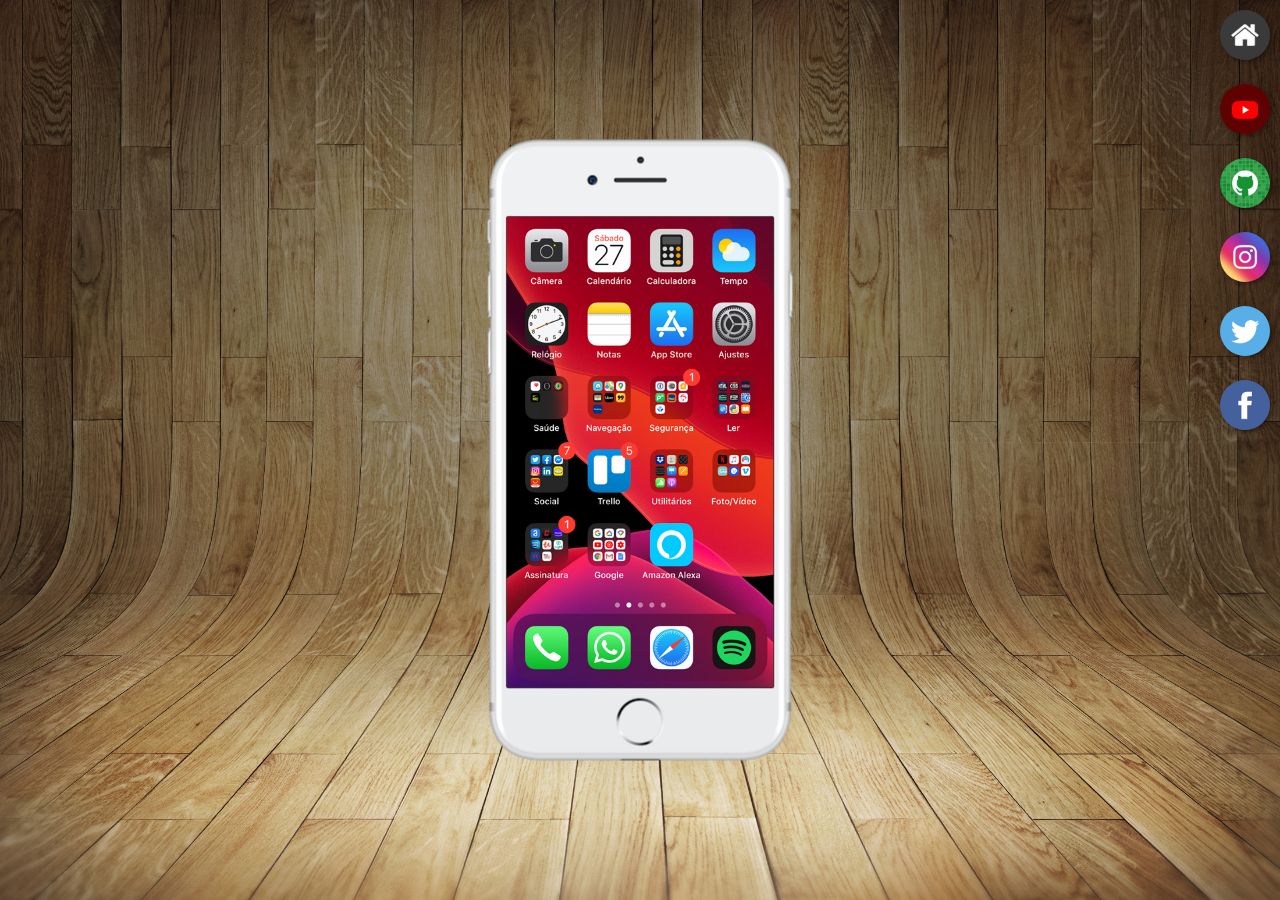
<file: index.html>
<!DOCTYPE html>
<html lang="pt-br">
<head>
    <meta charset="UTF-8">
    <meta name="viewport" content="width=device-width, initial-scale=1.0">
    <link rel="shortcut icon" href="favicon.ico" type="image/x-icon">
    <title>Projeto Redes Sociais</title>
    <link rel="stylesheet" href="estilos/style.css">
</head>
<body>
    <main>
        <section id="telefone">
            <iframe src="home.html" name="tela" id="tela" frameborder="0">
                Navegador não compativel
            </iframe>
        </section>
        <section id="redes-sociais">
            <a href="home.html" target="tela"><img src="imagens/logo-home.jpg" alt="Home"></a><br>
            <a href="youtube.html" target="tela"><img src="imagens/logo-youtube.jpg" alt="Youtube"></a><br>
            <a href="github.html" target="tela"><img src="imagens/logo-github.jpg" alt="GitHub"></a><br>
            <a href="instagram.html" target="tela"><img src="imagens/logo-instagram.jpg" alt="Instagram"></a><br>
            <a href="twitter.html" target="tela"><img src="imagens/logo-twitter.jpg" alt="Twitter"></a><br>
            <a href="facebook.html" target="tela"><img src="imagens/logo-facebook.jpg" alt="Facebook"></a>
        </section>
    </main>
</body>
</html>
</file>
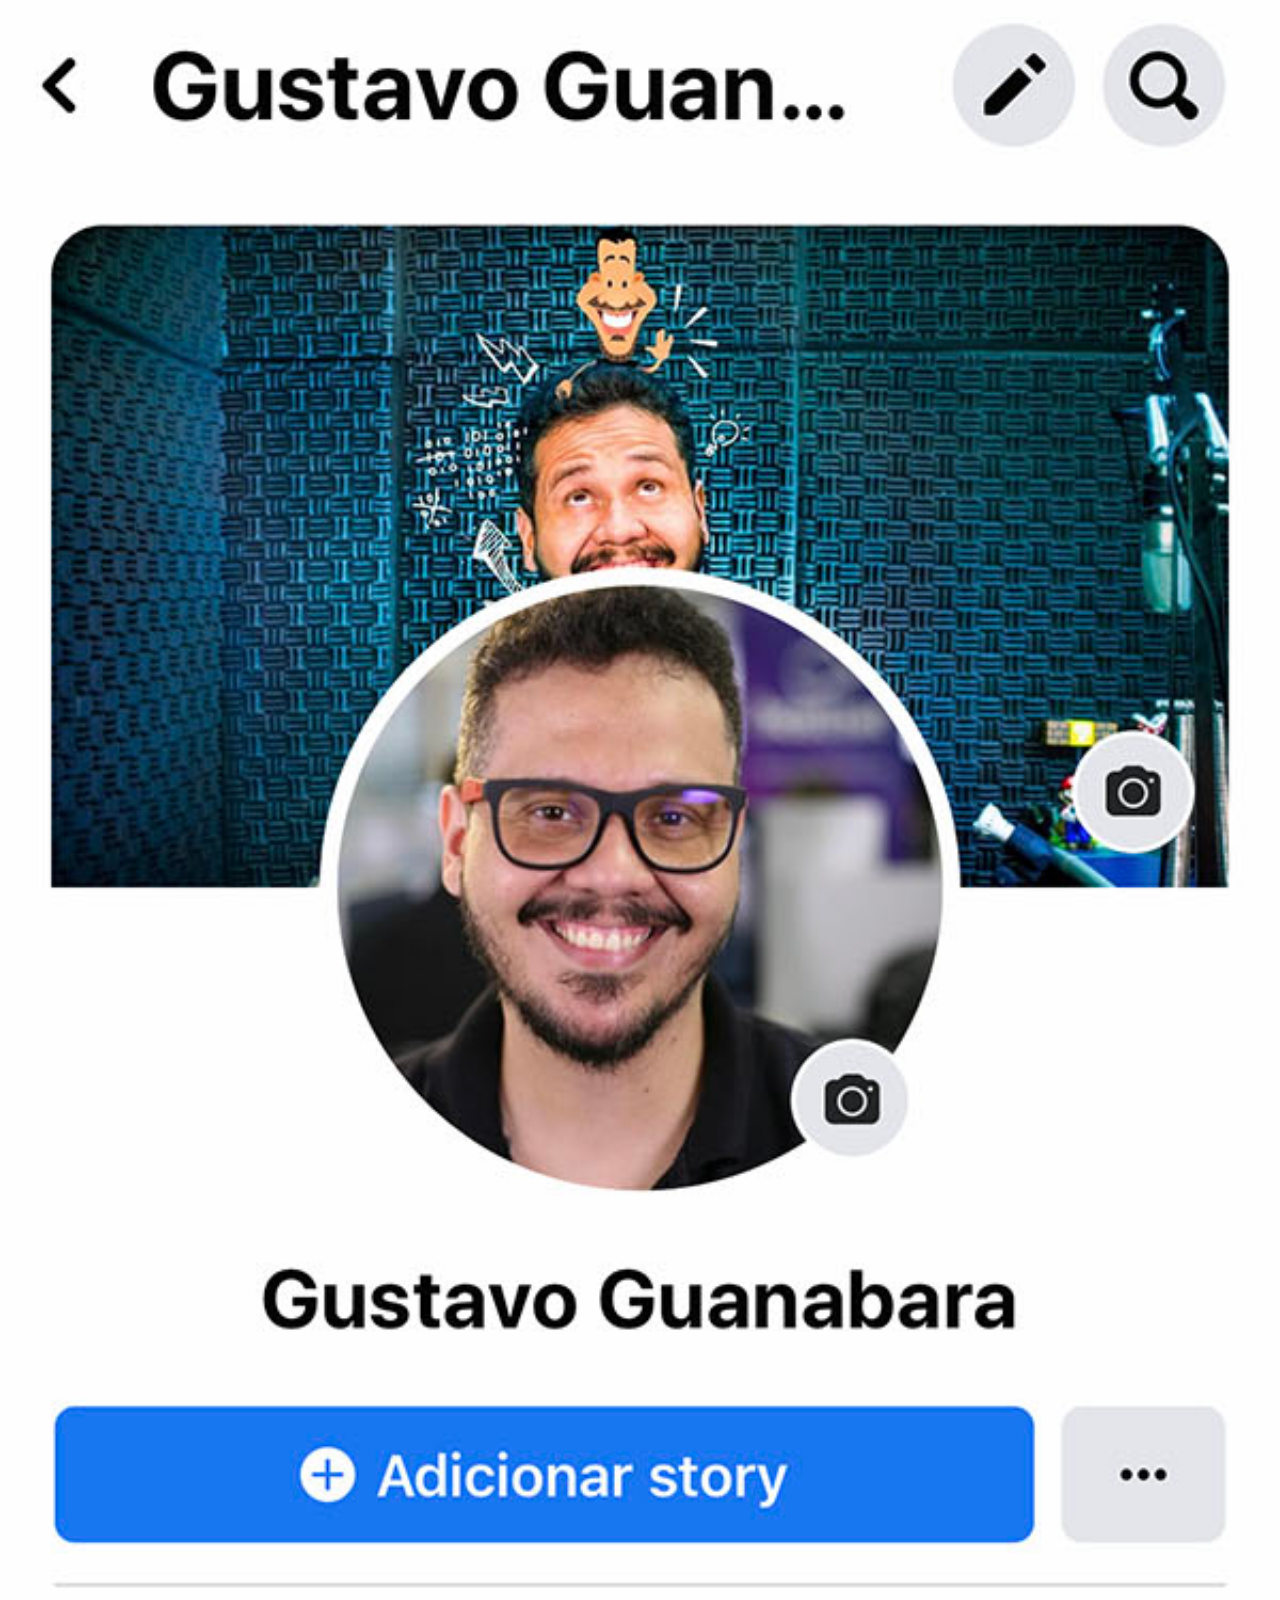
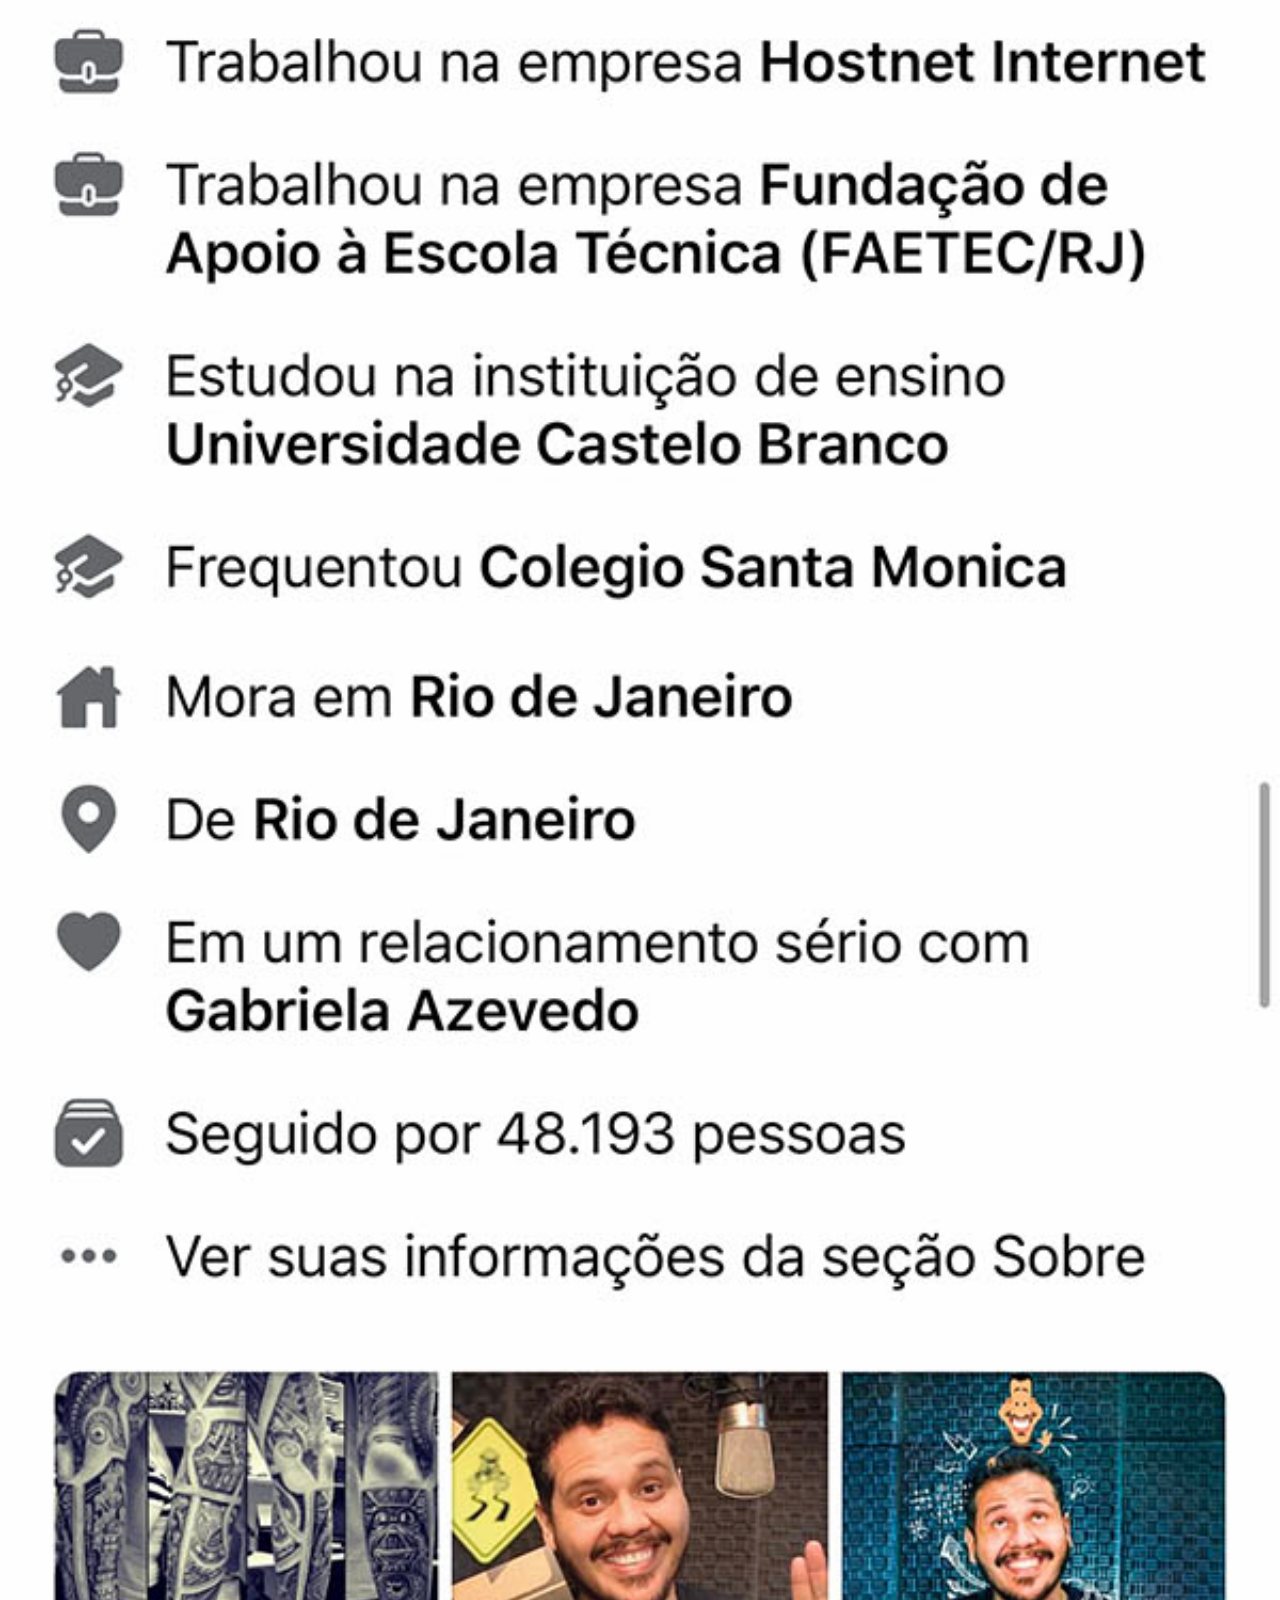
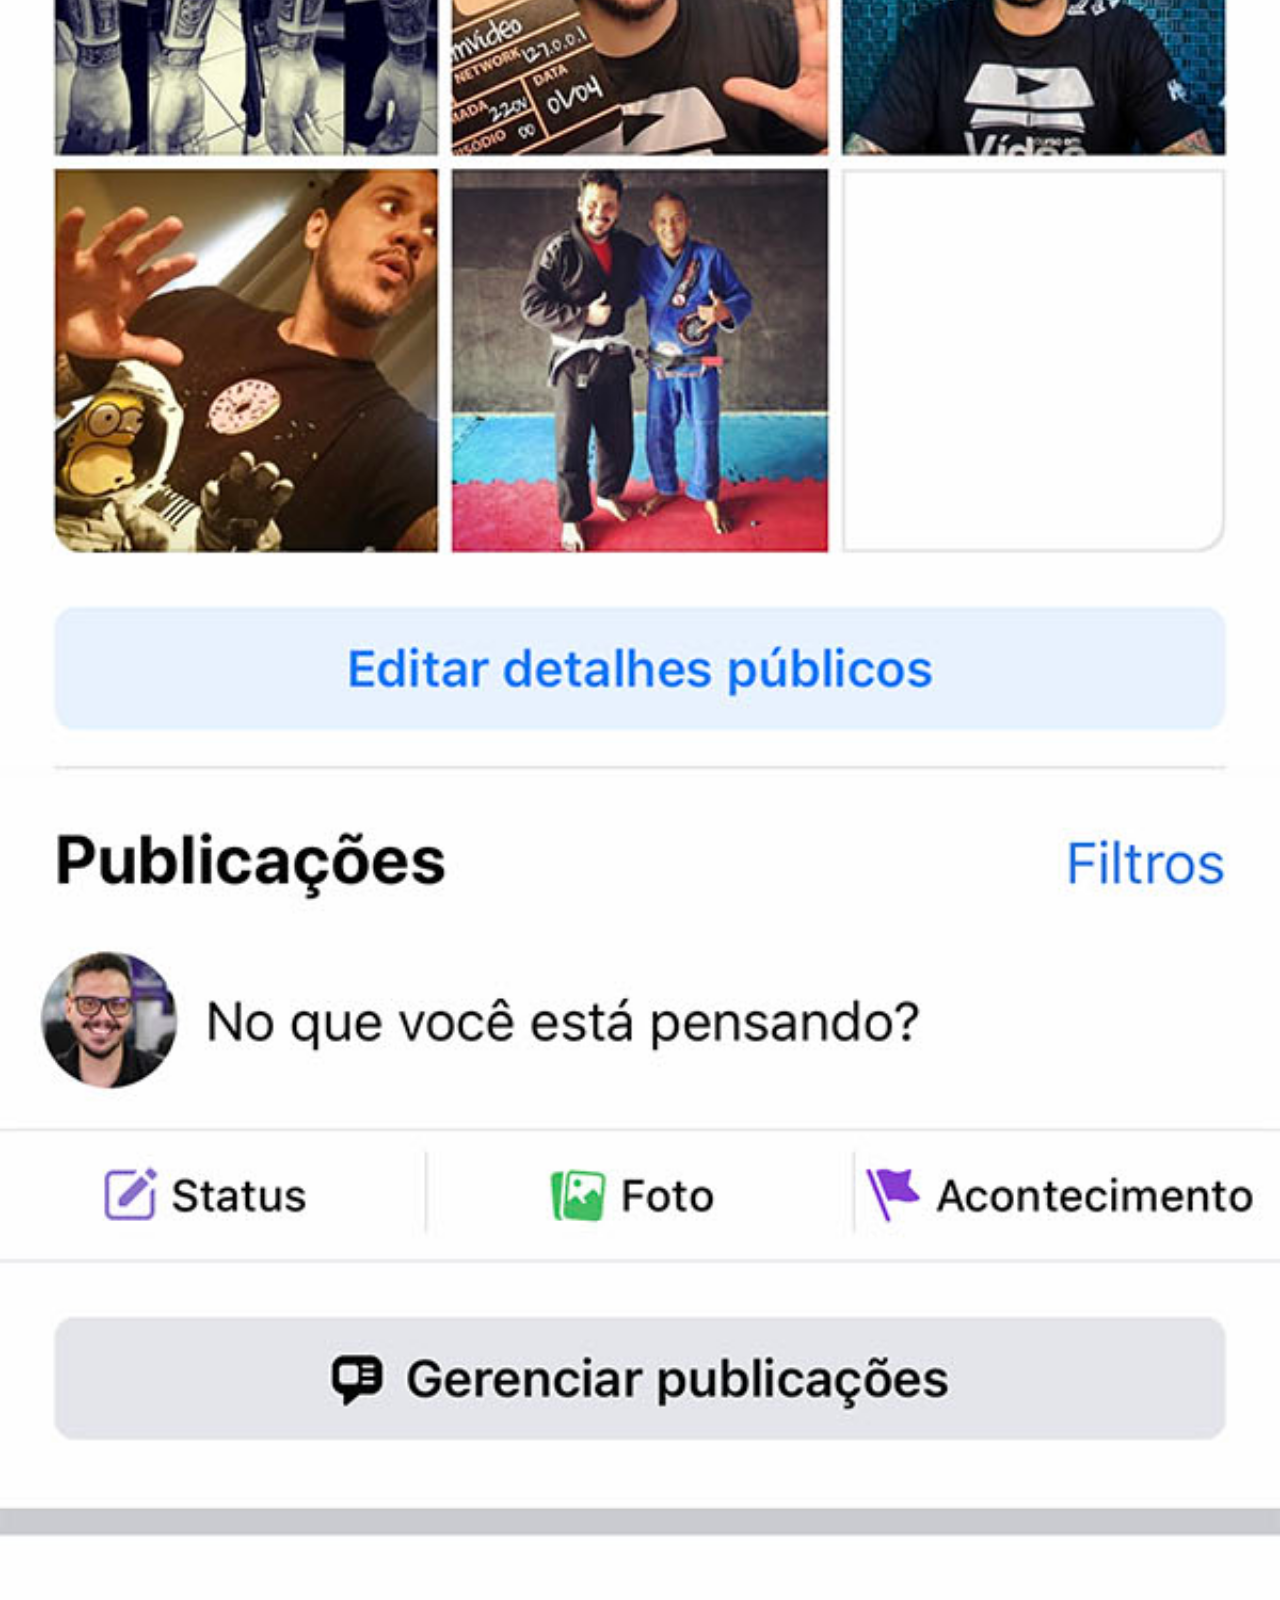
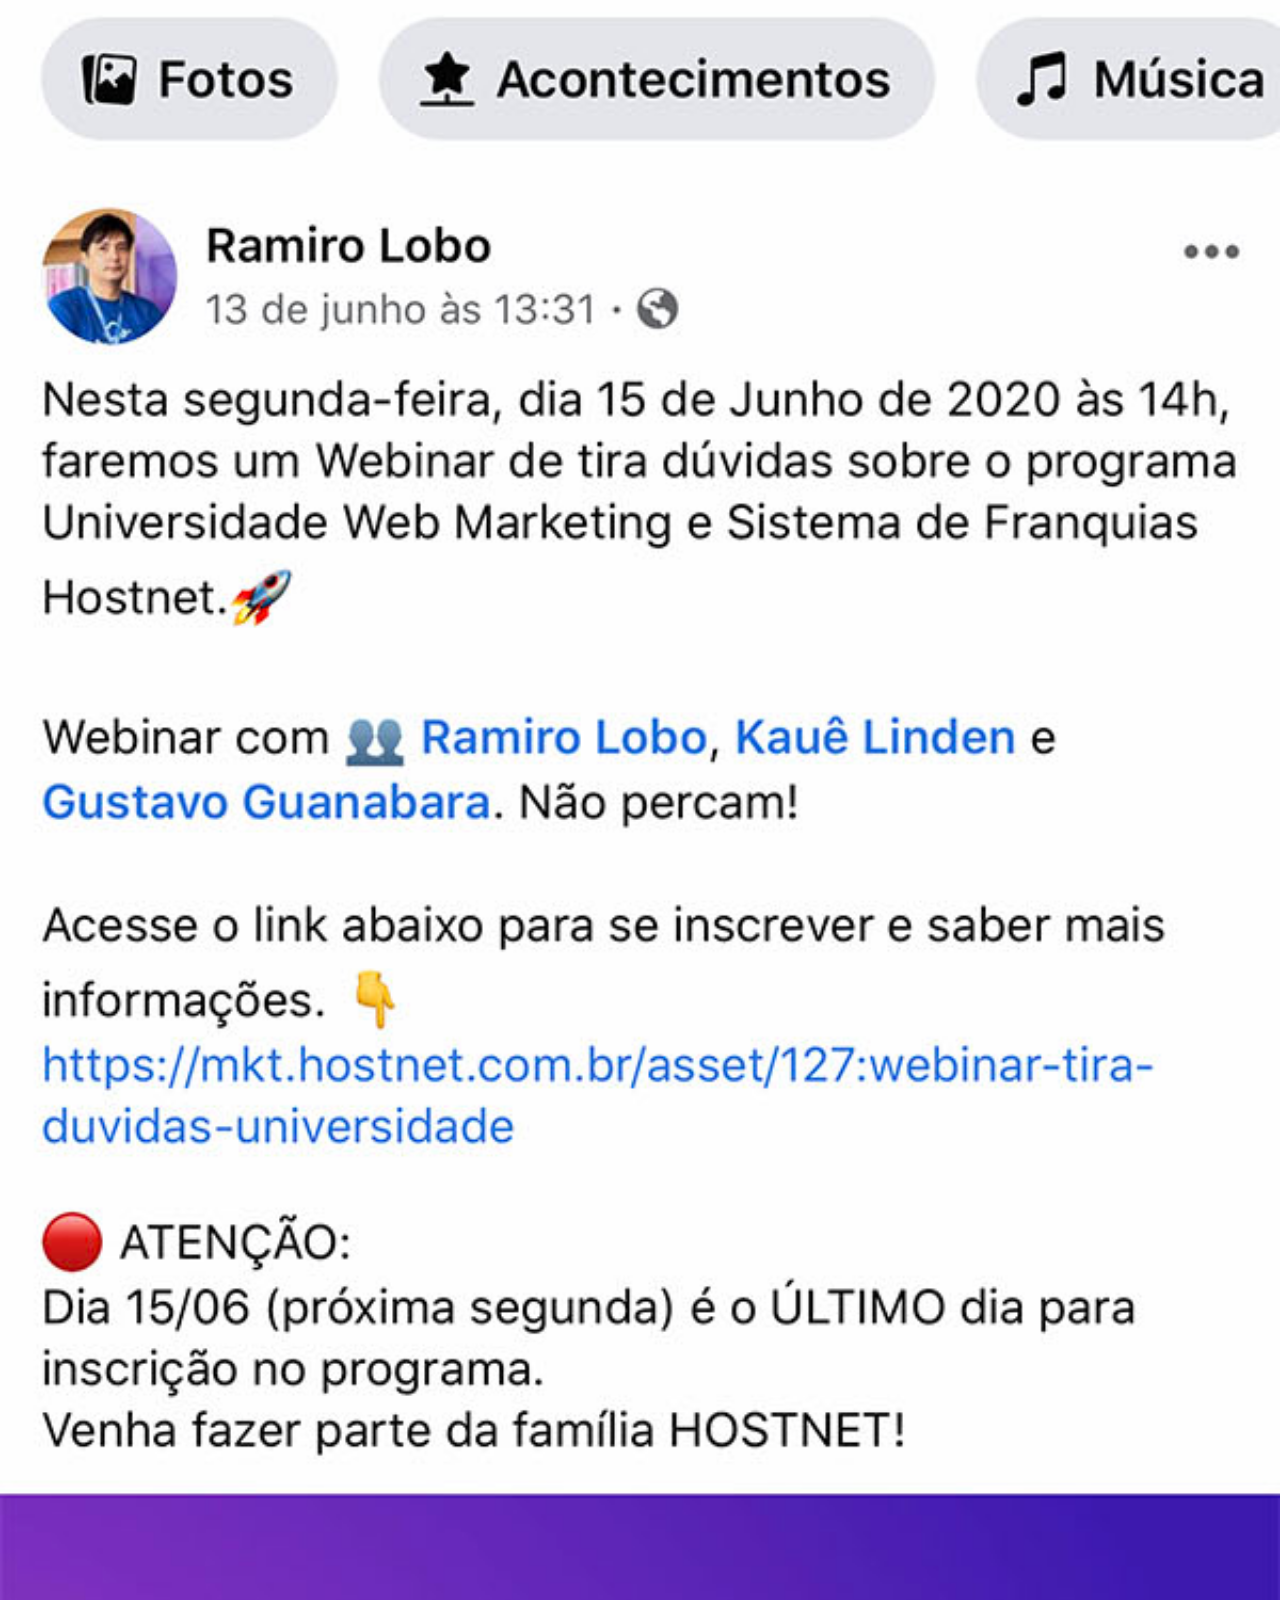
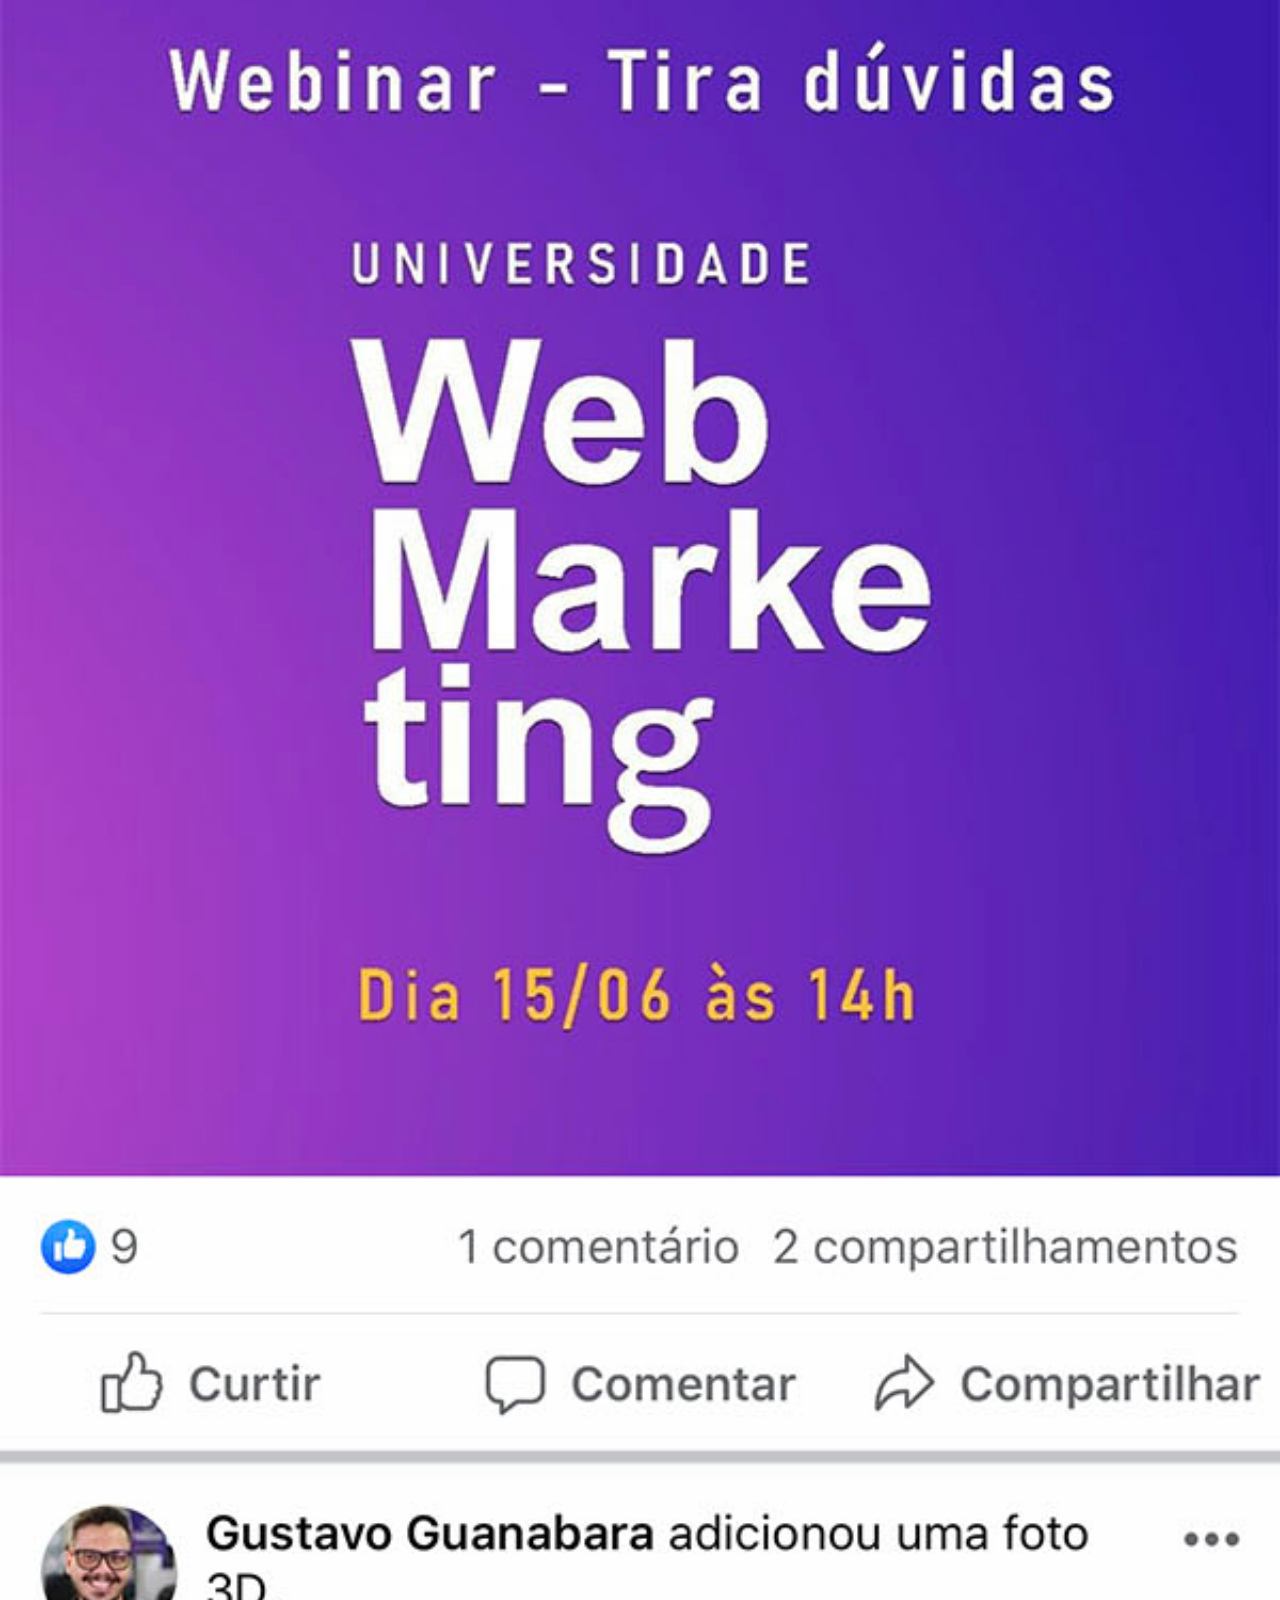
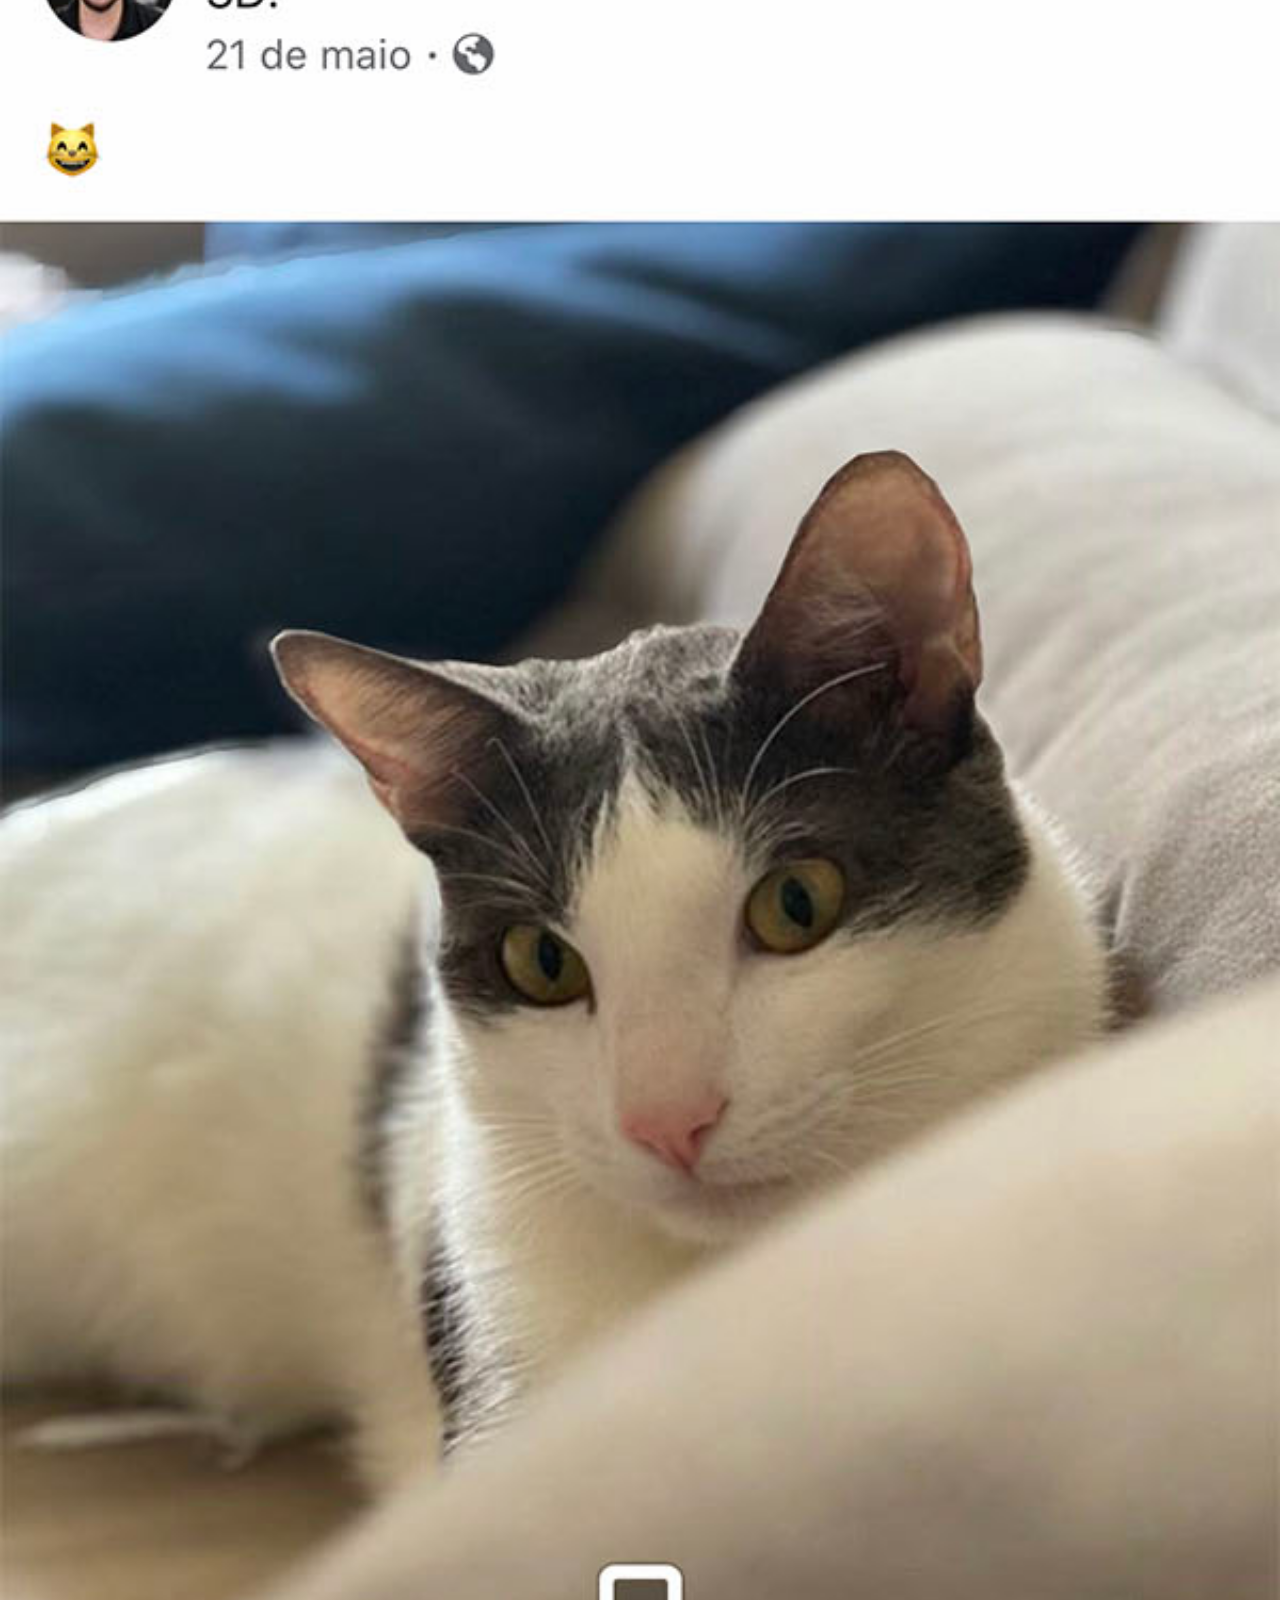
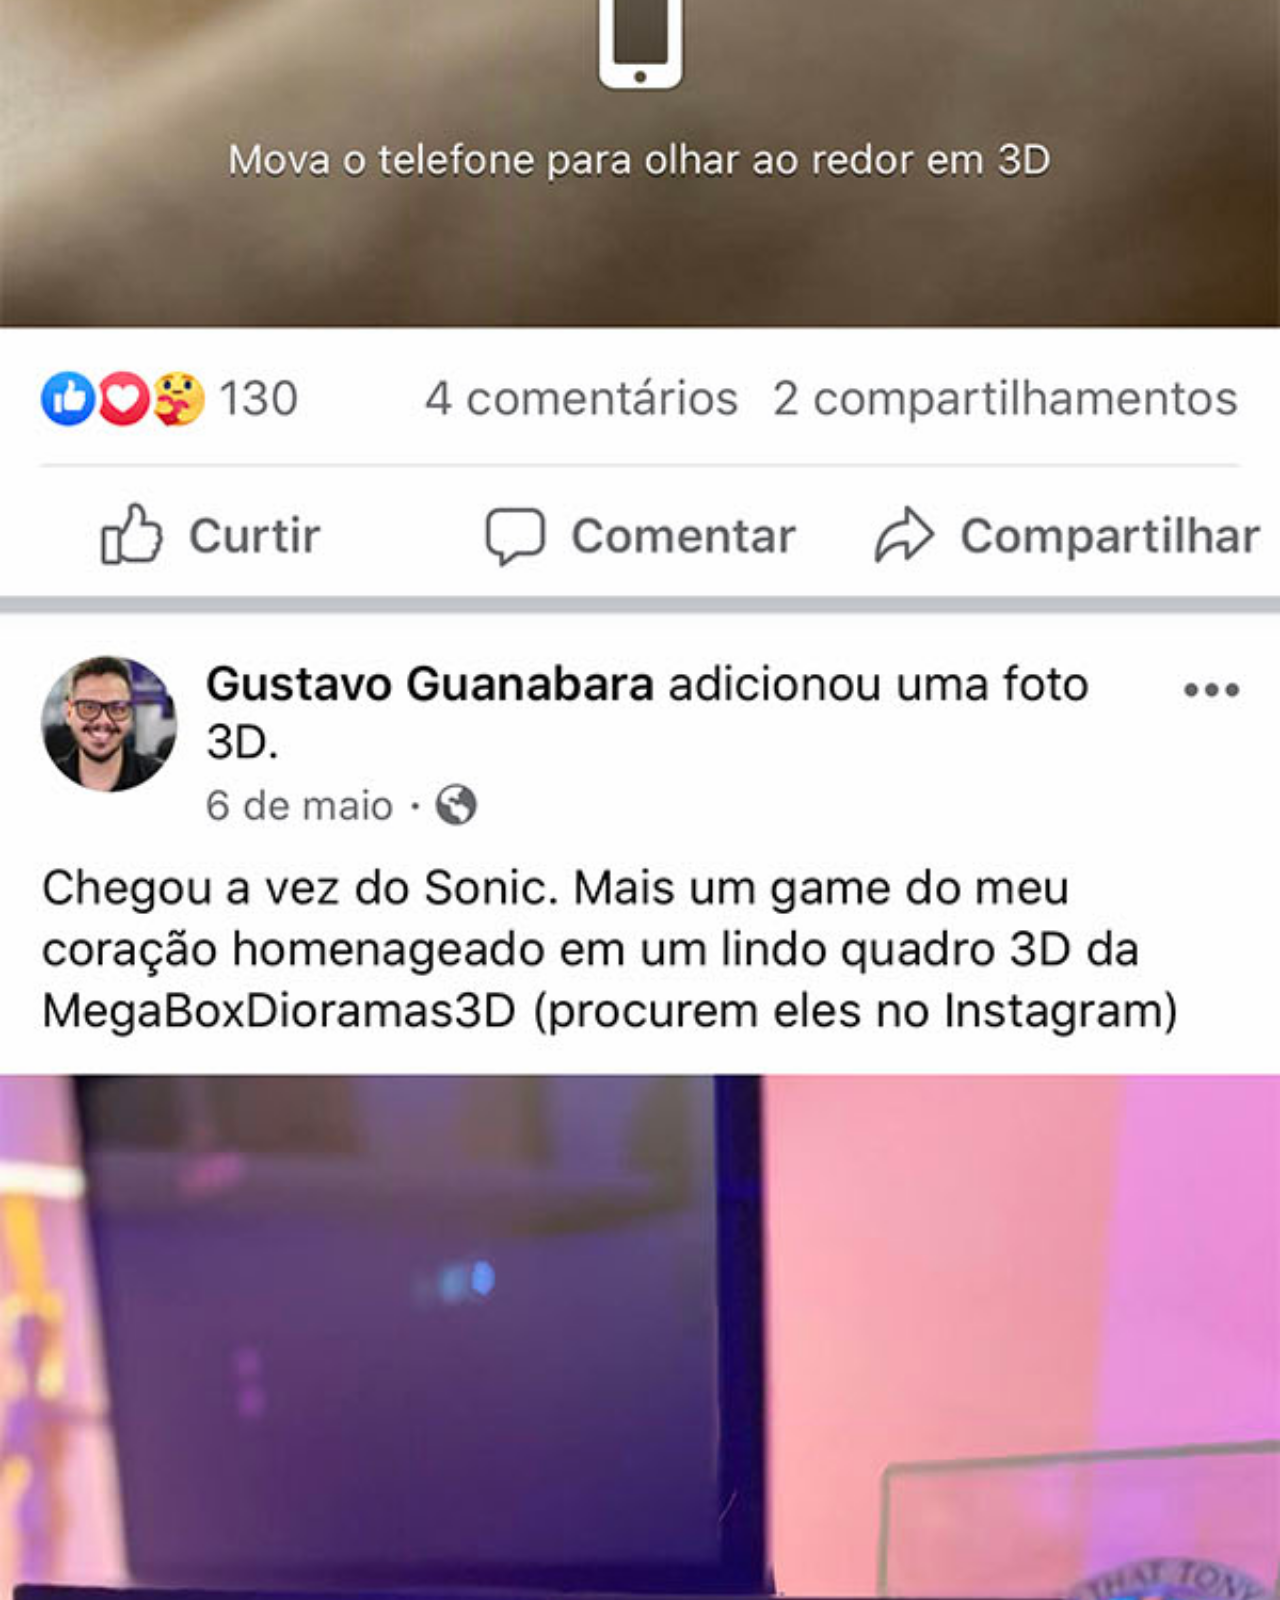
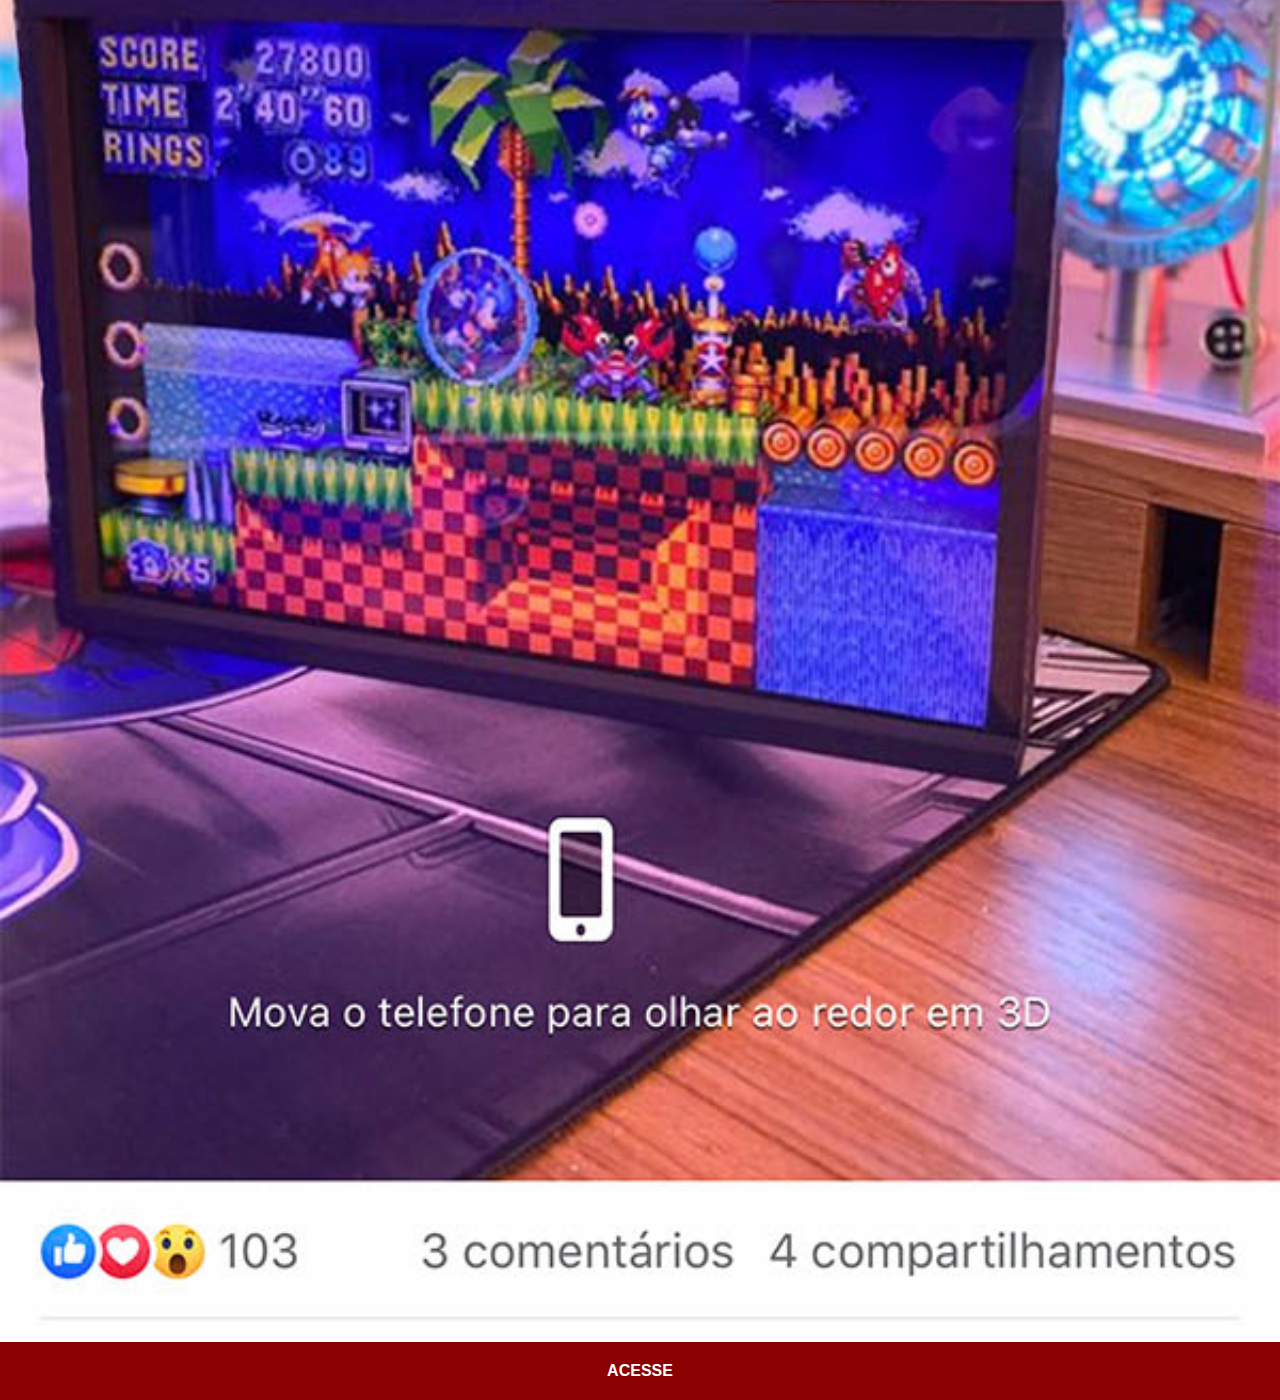
<file: facebook.html>
<!DOCTYPE html>
<html lang="pt-br">
<head>
    <meta charset="UTF-8">
    <meta name="viewport" content="width=device-width, initial-scale=1.0">
    <title>Facebook</title>
    <link rel="stylesheet" href="estilos/social.css">
</head>
<body>
    <img src="imagens/tela-facebook.jpg" alt="Facebook">
    <a href="https://www.facebook.com/CassioRAPGangsta/" target="_blank">ACESSE</a>
</body>
</html>
</file>
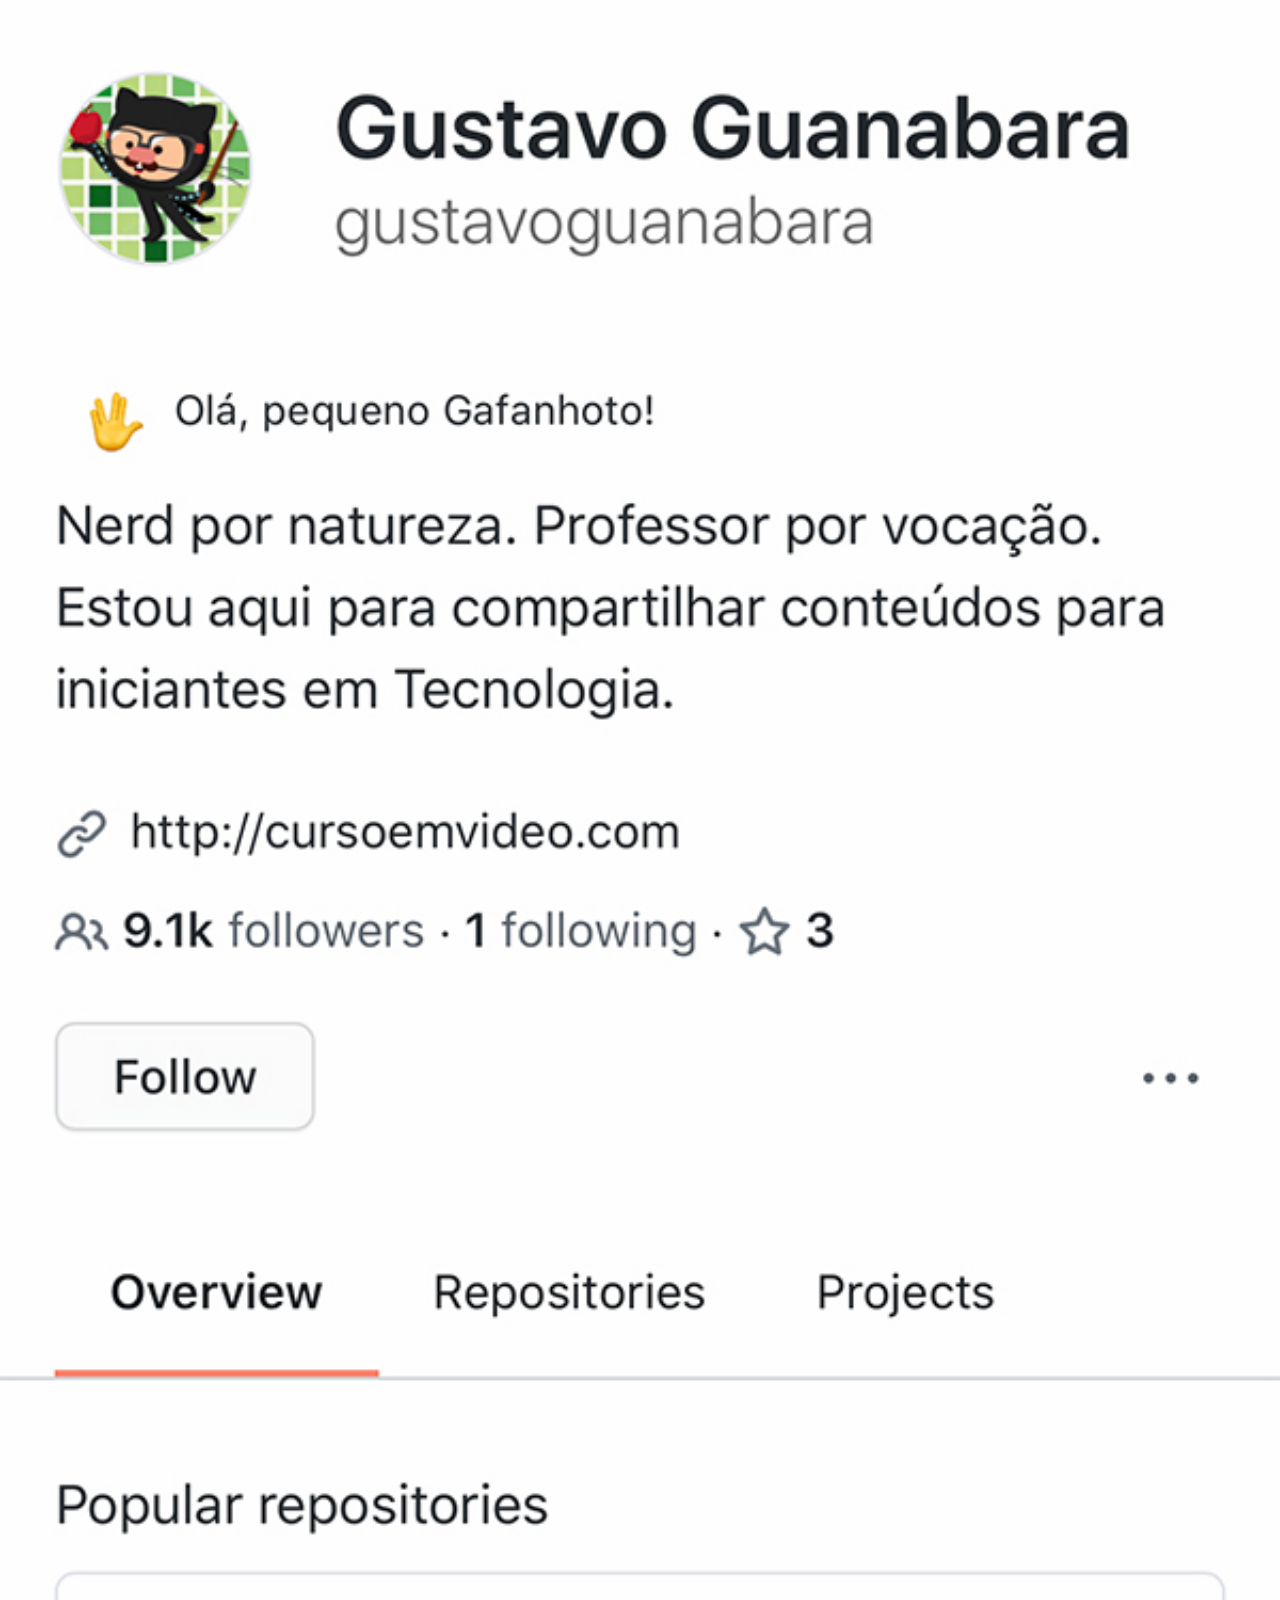
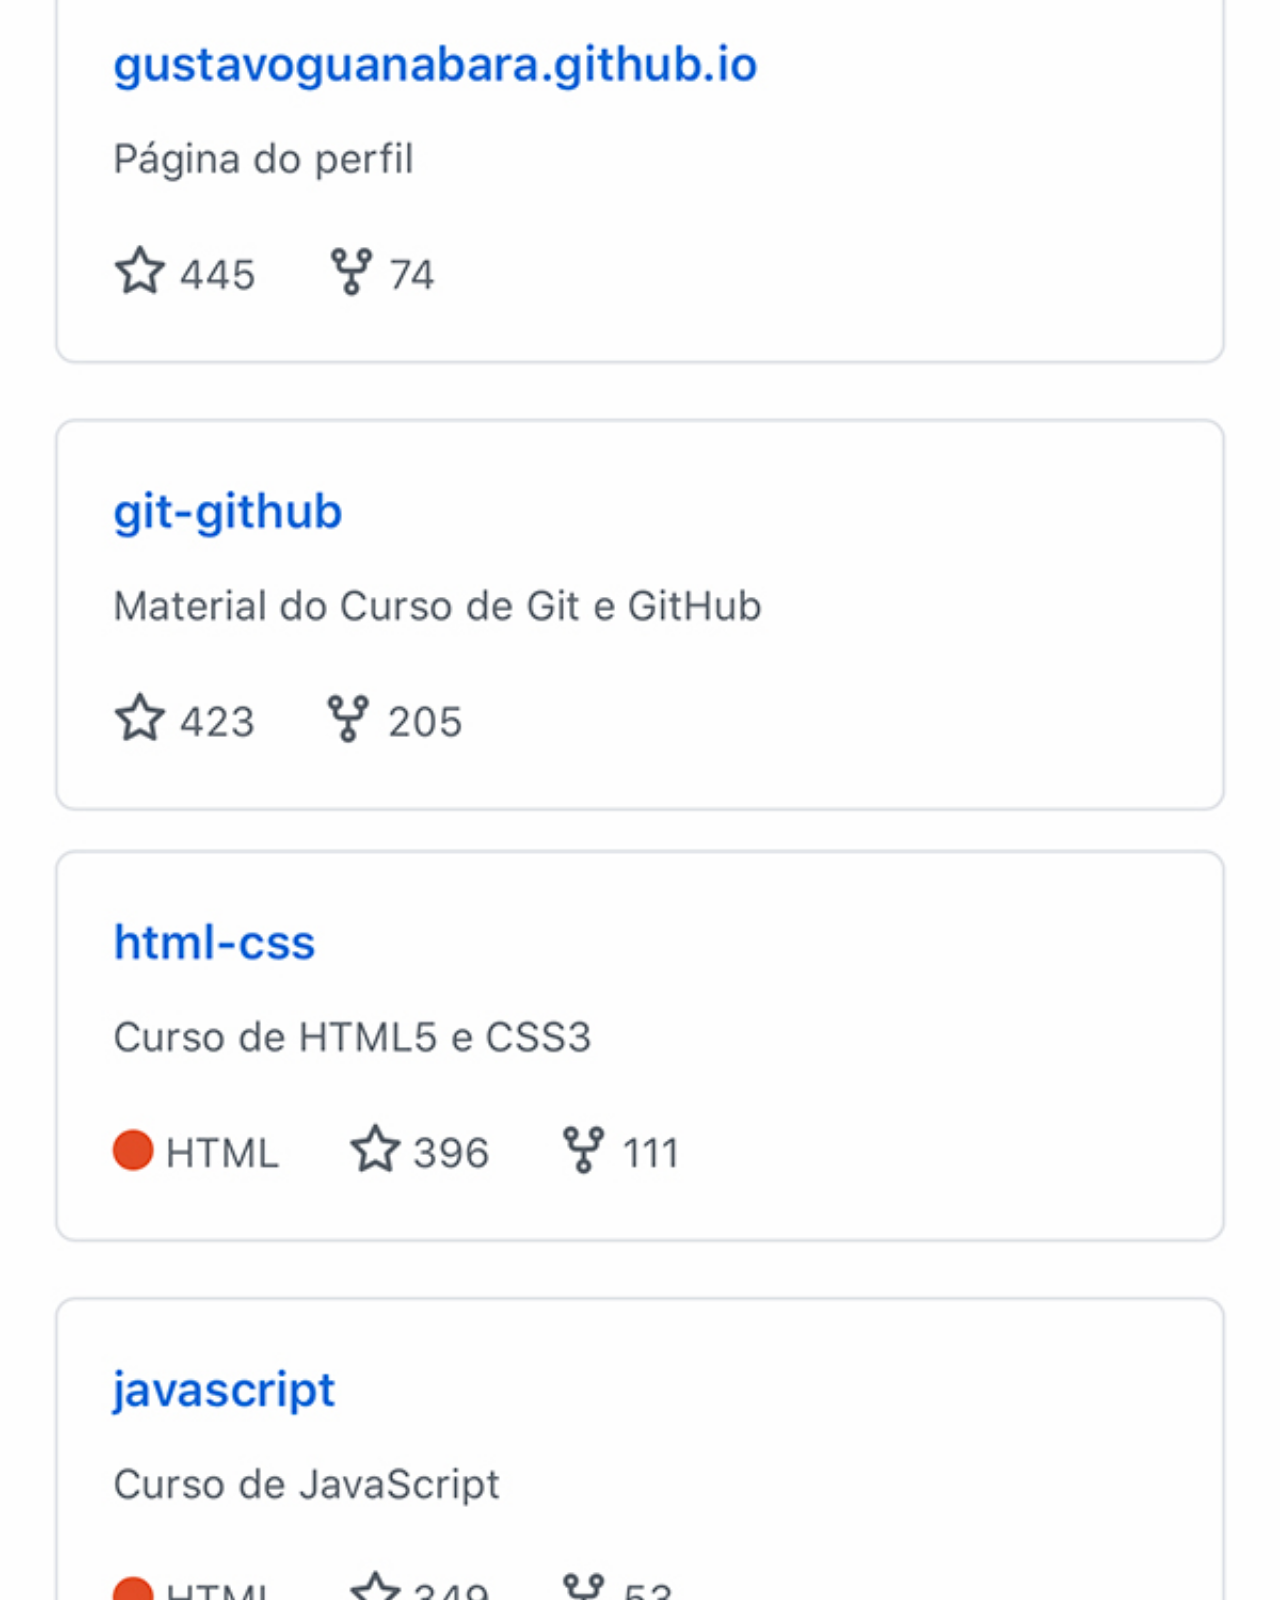
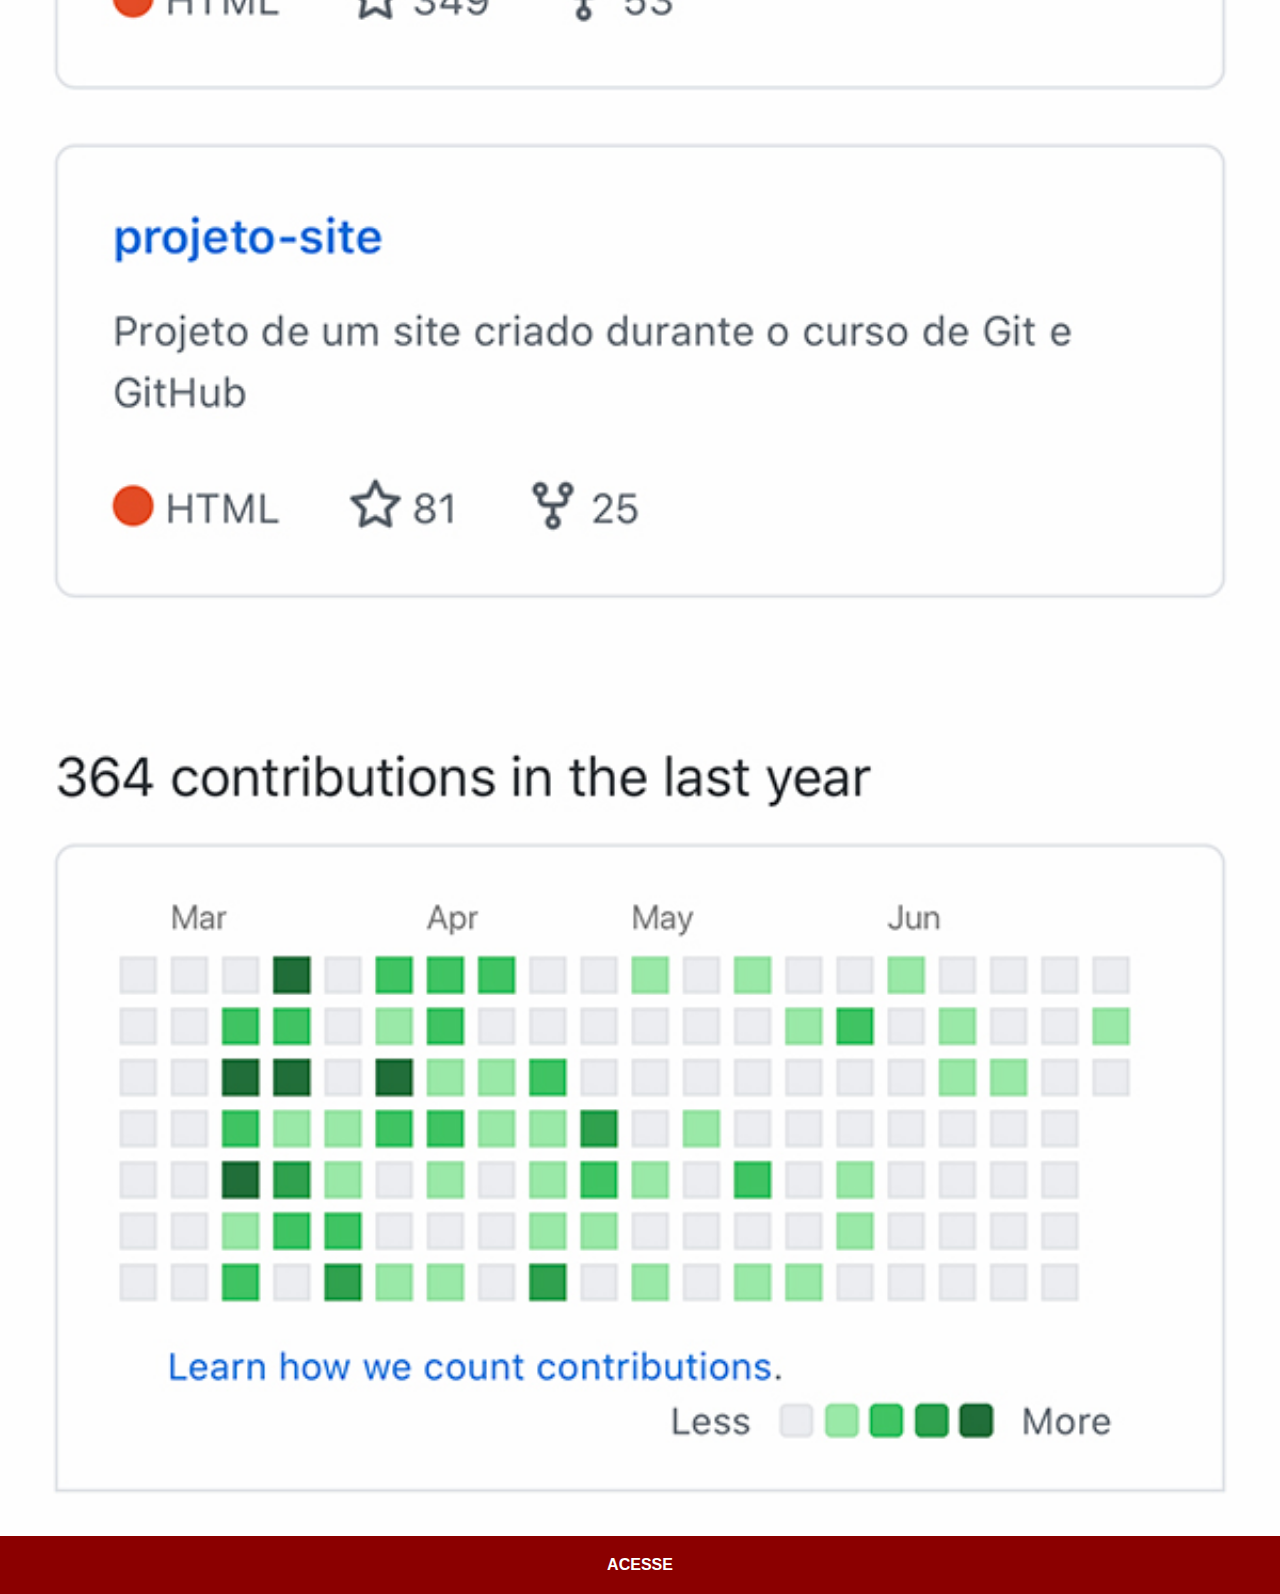
<file: github.html>
<!DOCTYPE html>
<html lang="pt-br">
<head>
    <meta charset="UTF-8">
    <meta name="viewport" content="width=device-width, initial-scale=1.0">
    <title>GitHub</title>
    <link rel="stylesheet" href="estilos/social.css">
</head>
<body>
    <img src="imagens/tela-github.jpg" alt="GitHub">
    <a href="https://github.com/ckascioo" target="_blank">ACESSE</a>
</body>
</html>
</file>
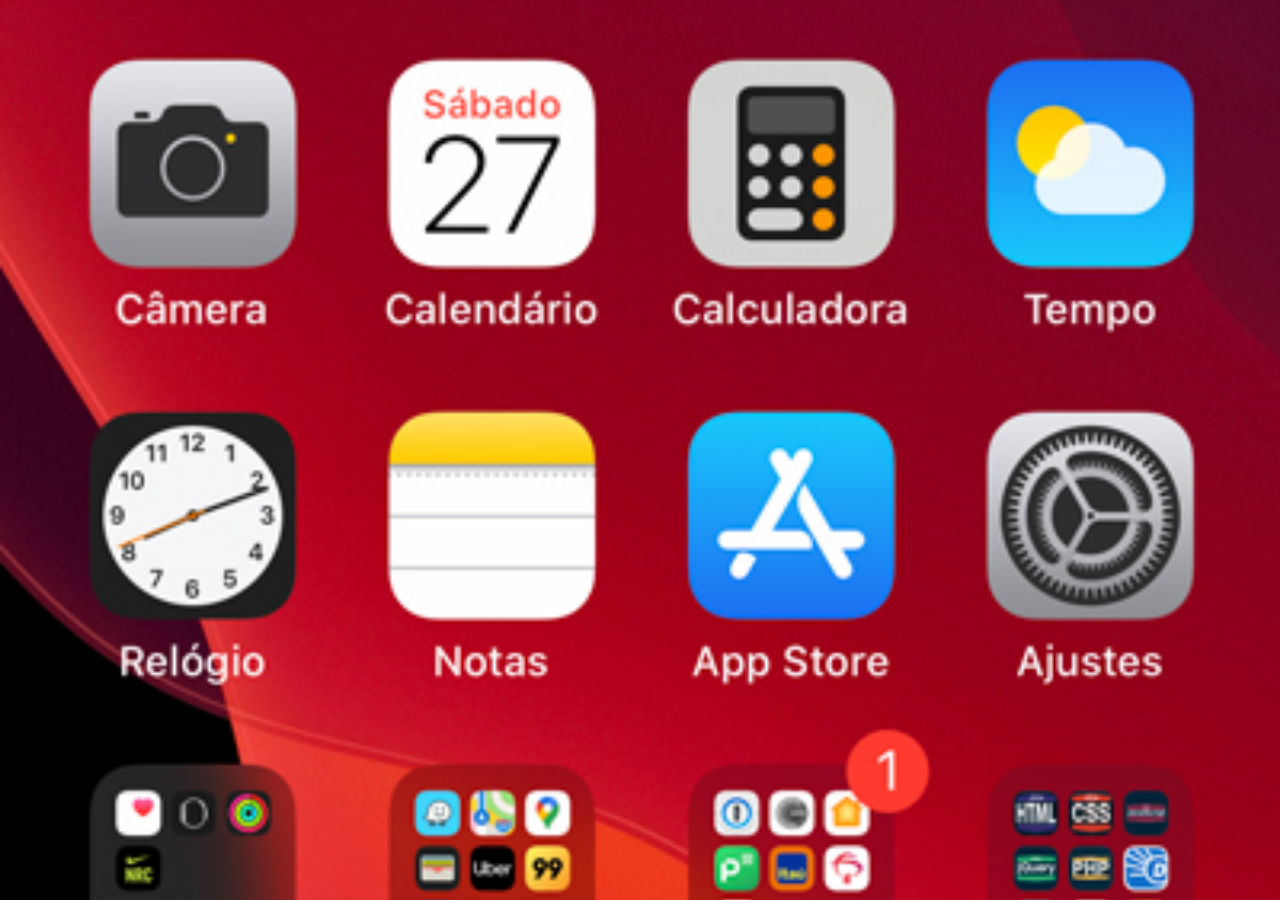
<file: home.html>
<!DOCTYPE html>
<html lang="pt-br">
<head>
    <meta charset="UTF-8">
    <meta name="viewport" content="width=device-width, initial-scale=1.0">
    <title>Home</title>
</head>
<style>
    * {
        margin: 0px;
        padding: 0px;
    }

    body {
        width: 100vw;
        height: 100vh;
        background: black url(imagens/tela-home.jpg) no-repeat top center;
        background-size: cover;
    }
</style>
<body>
    
</body>
</html>
</file>
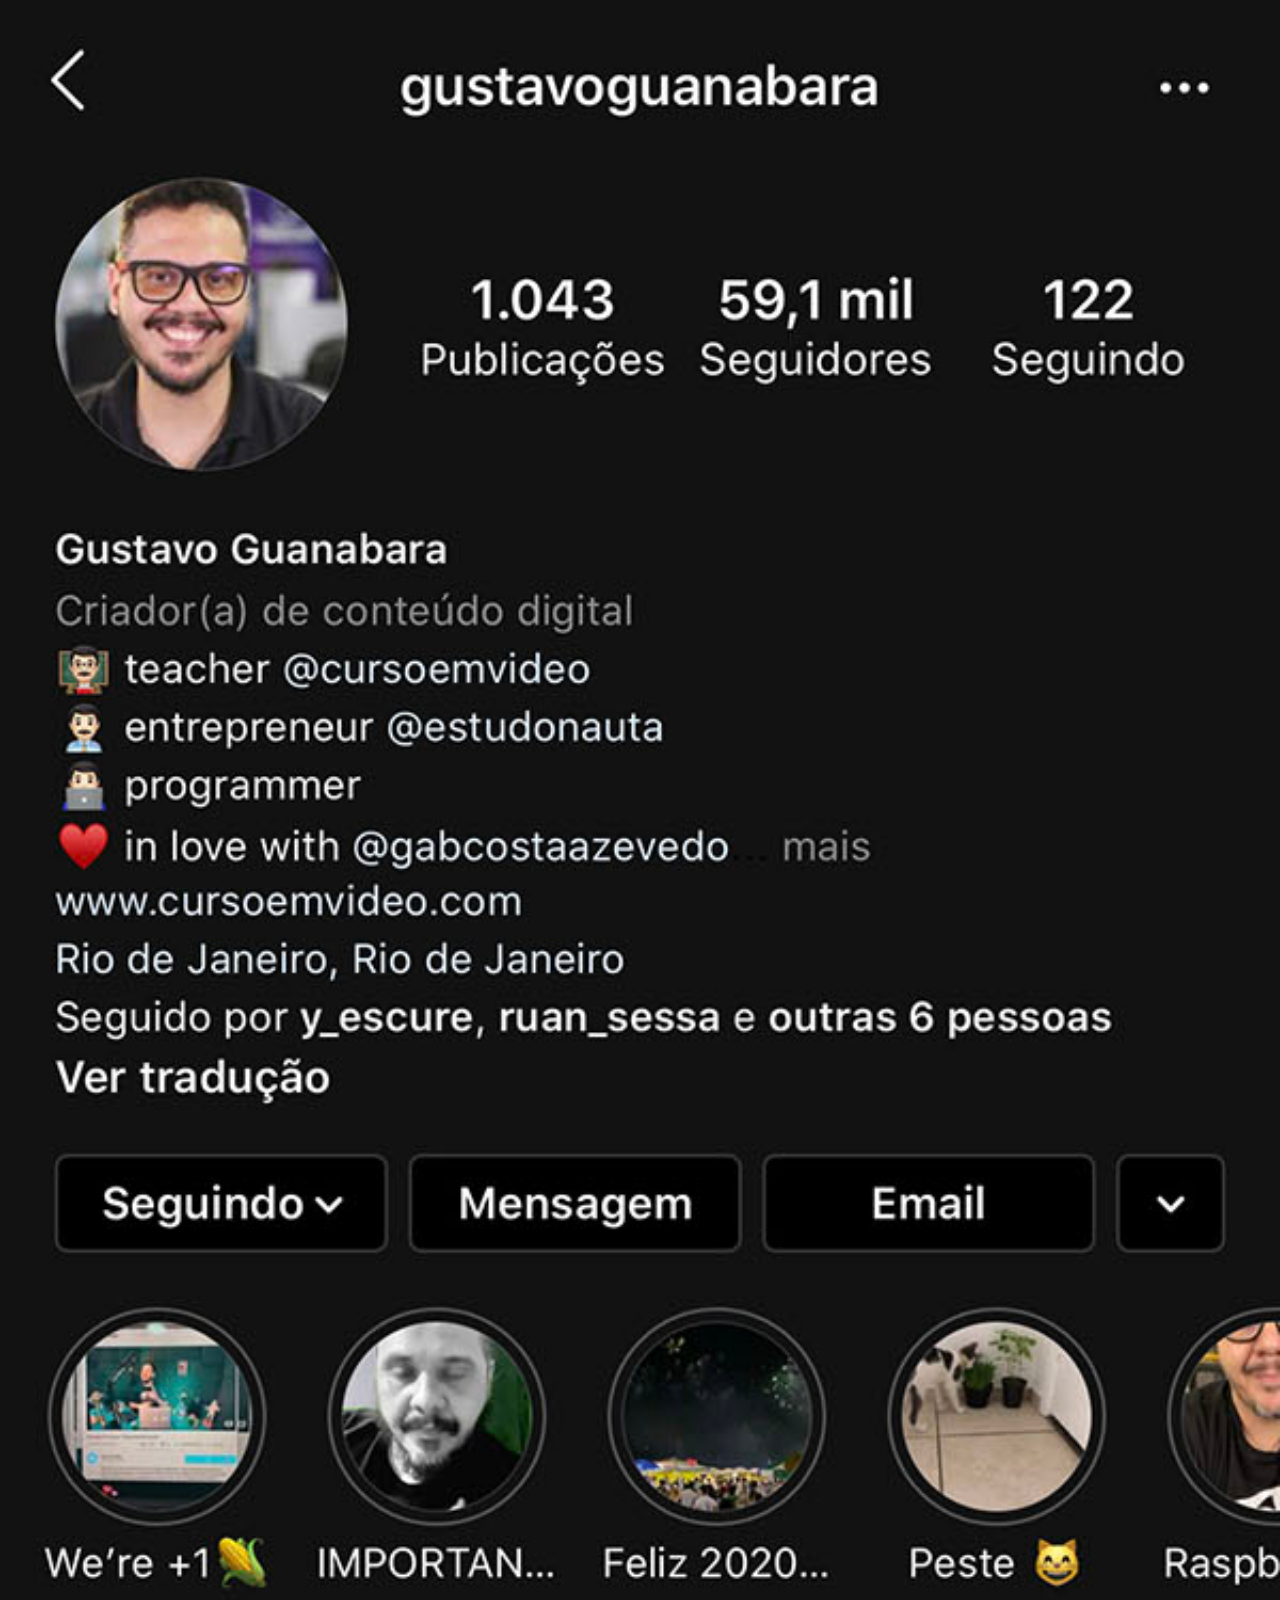
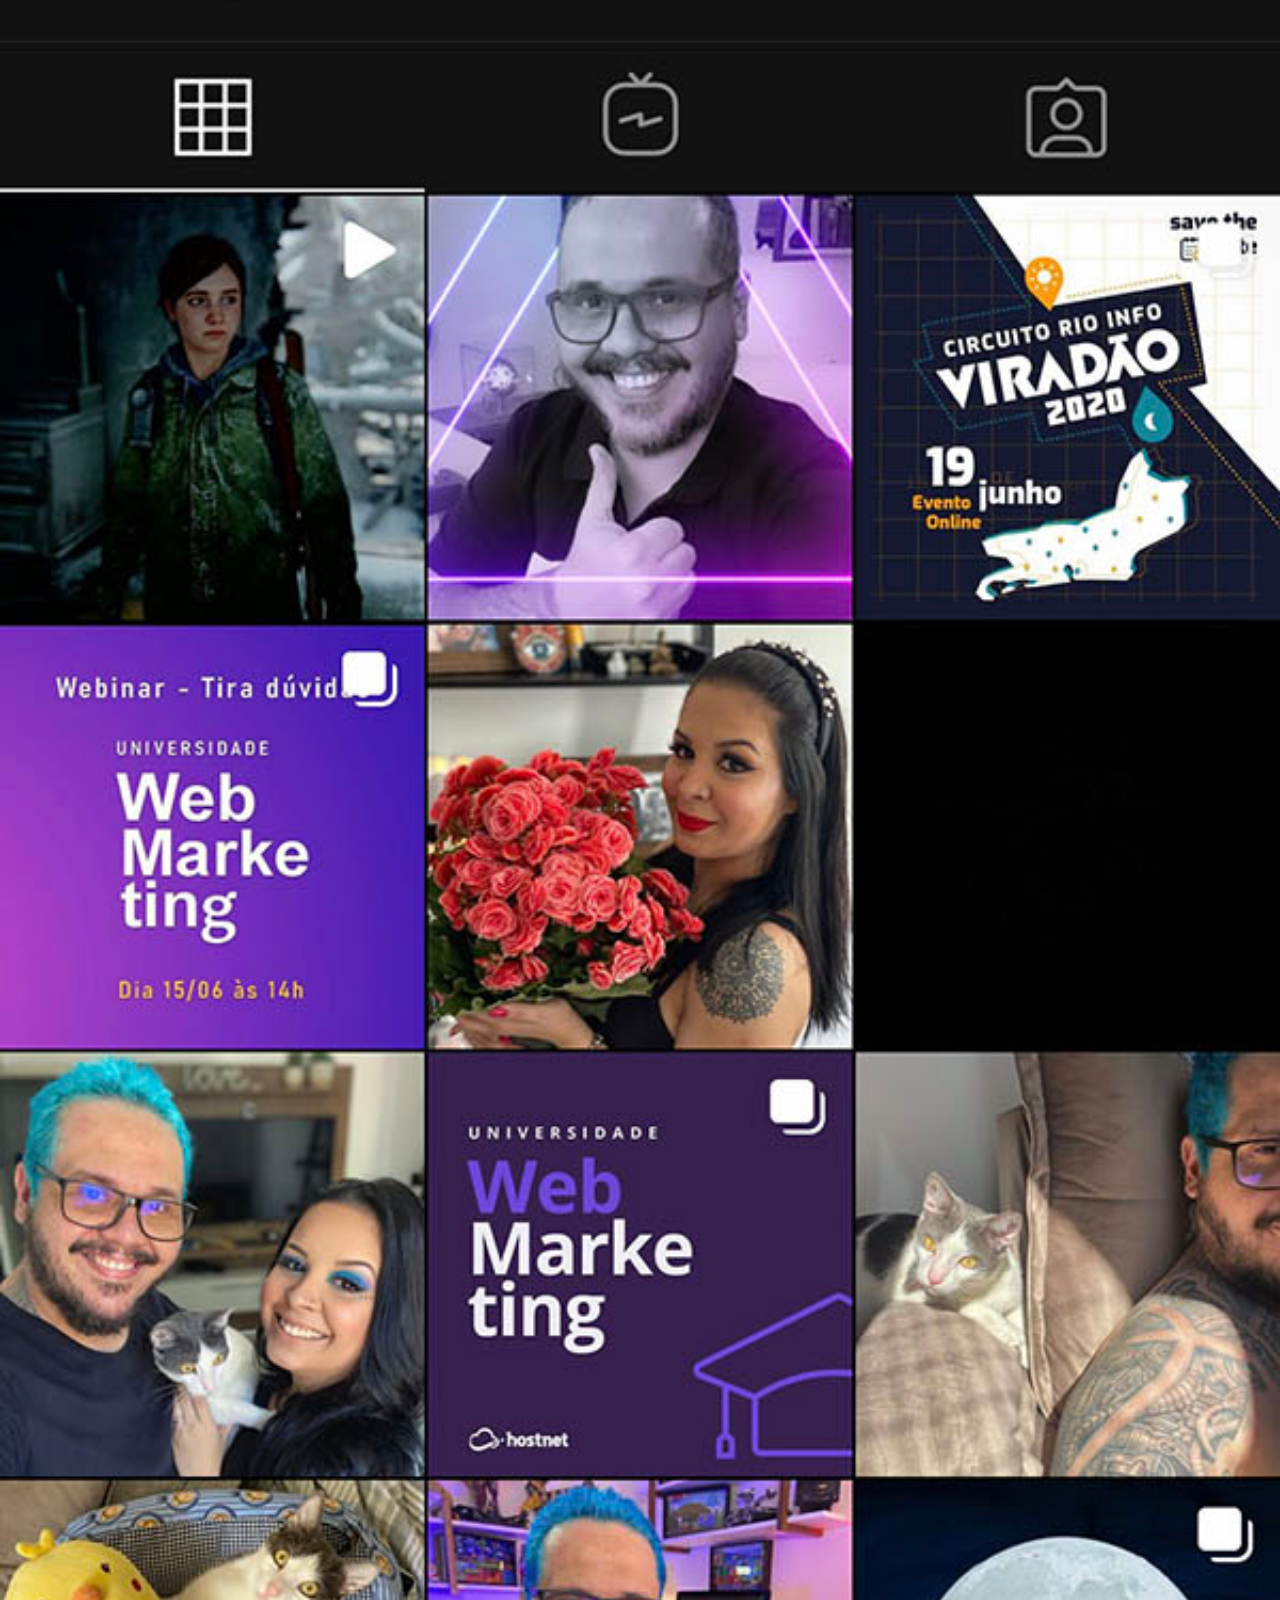
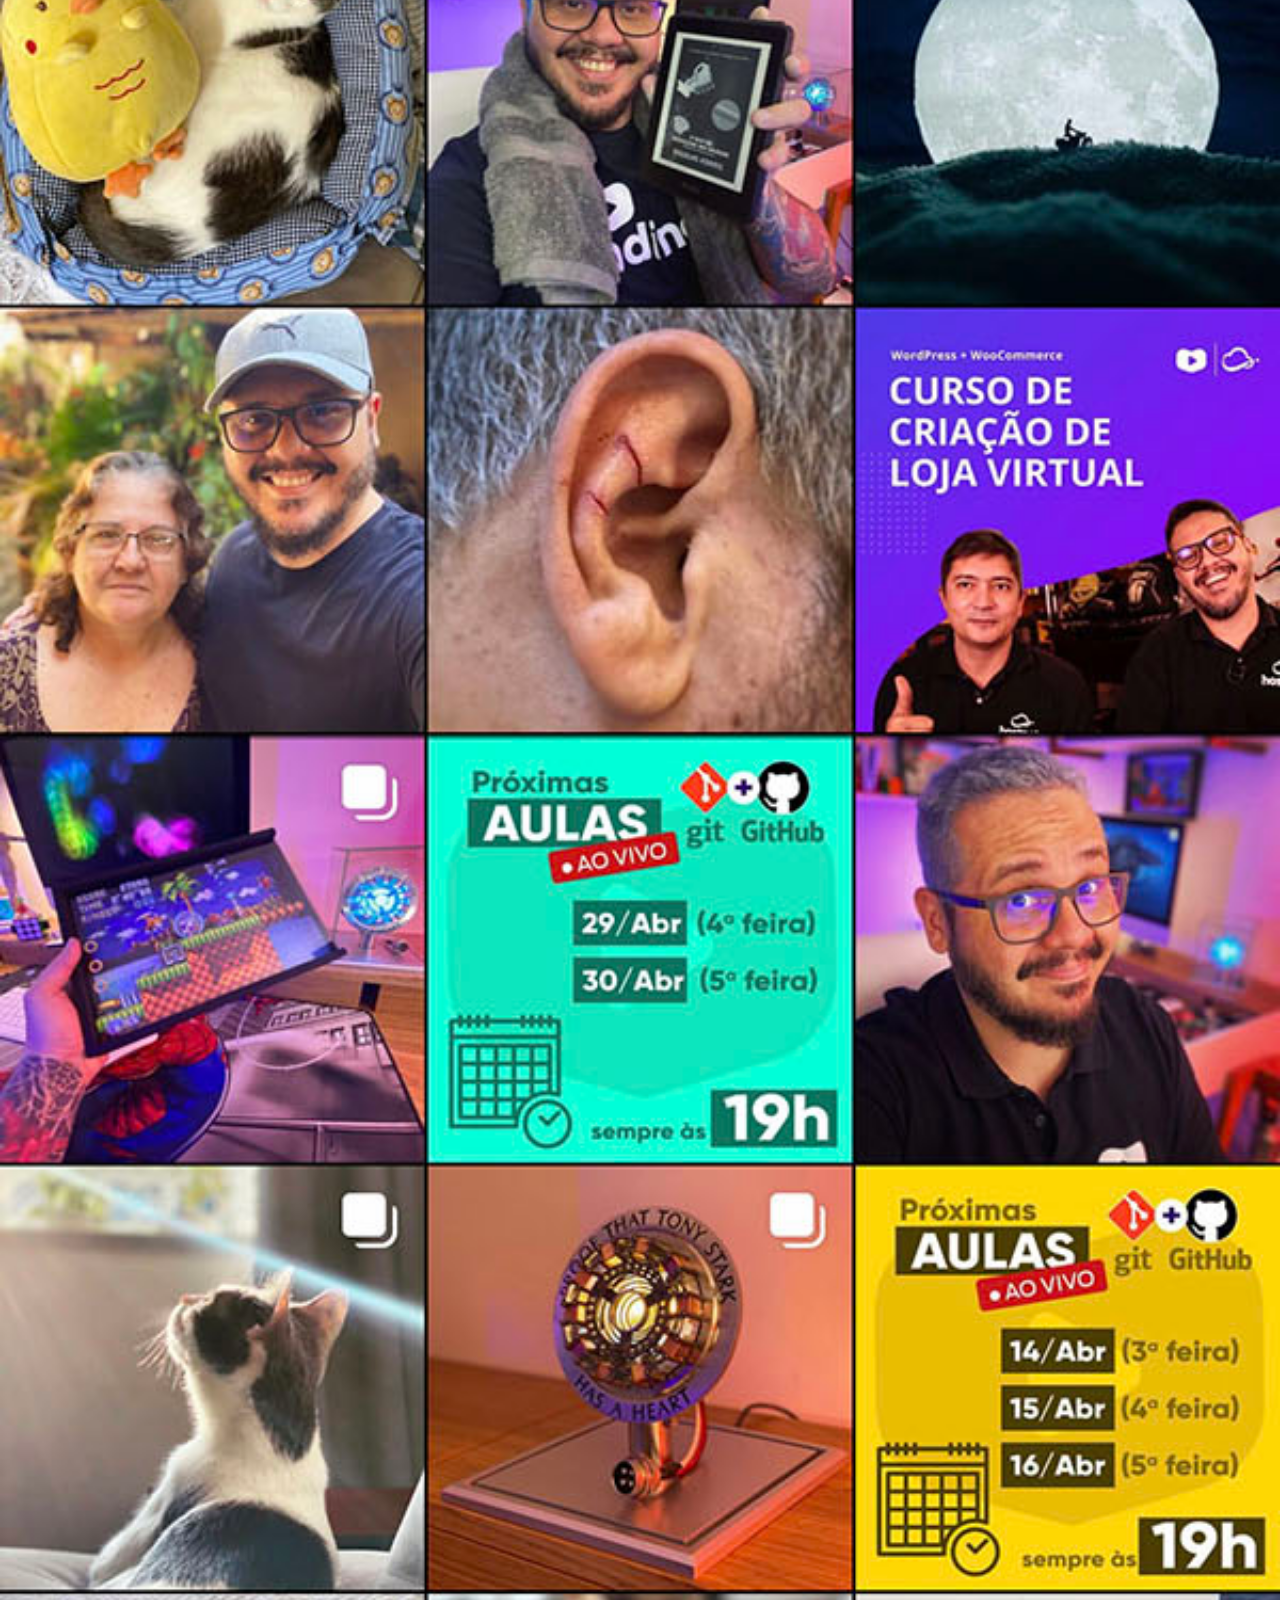
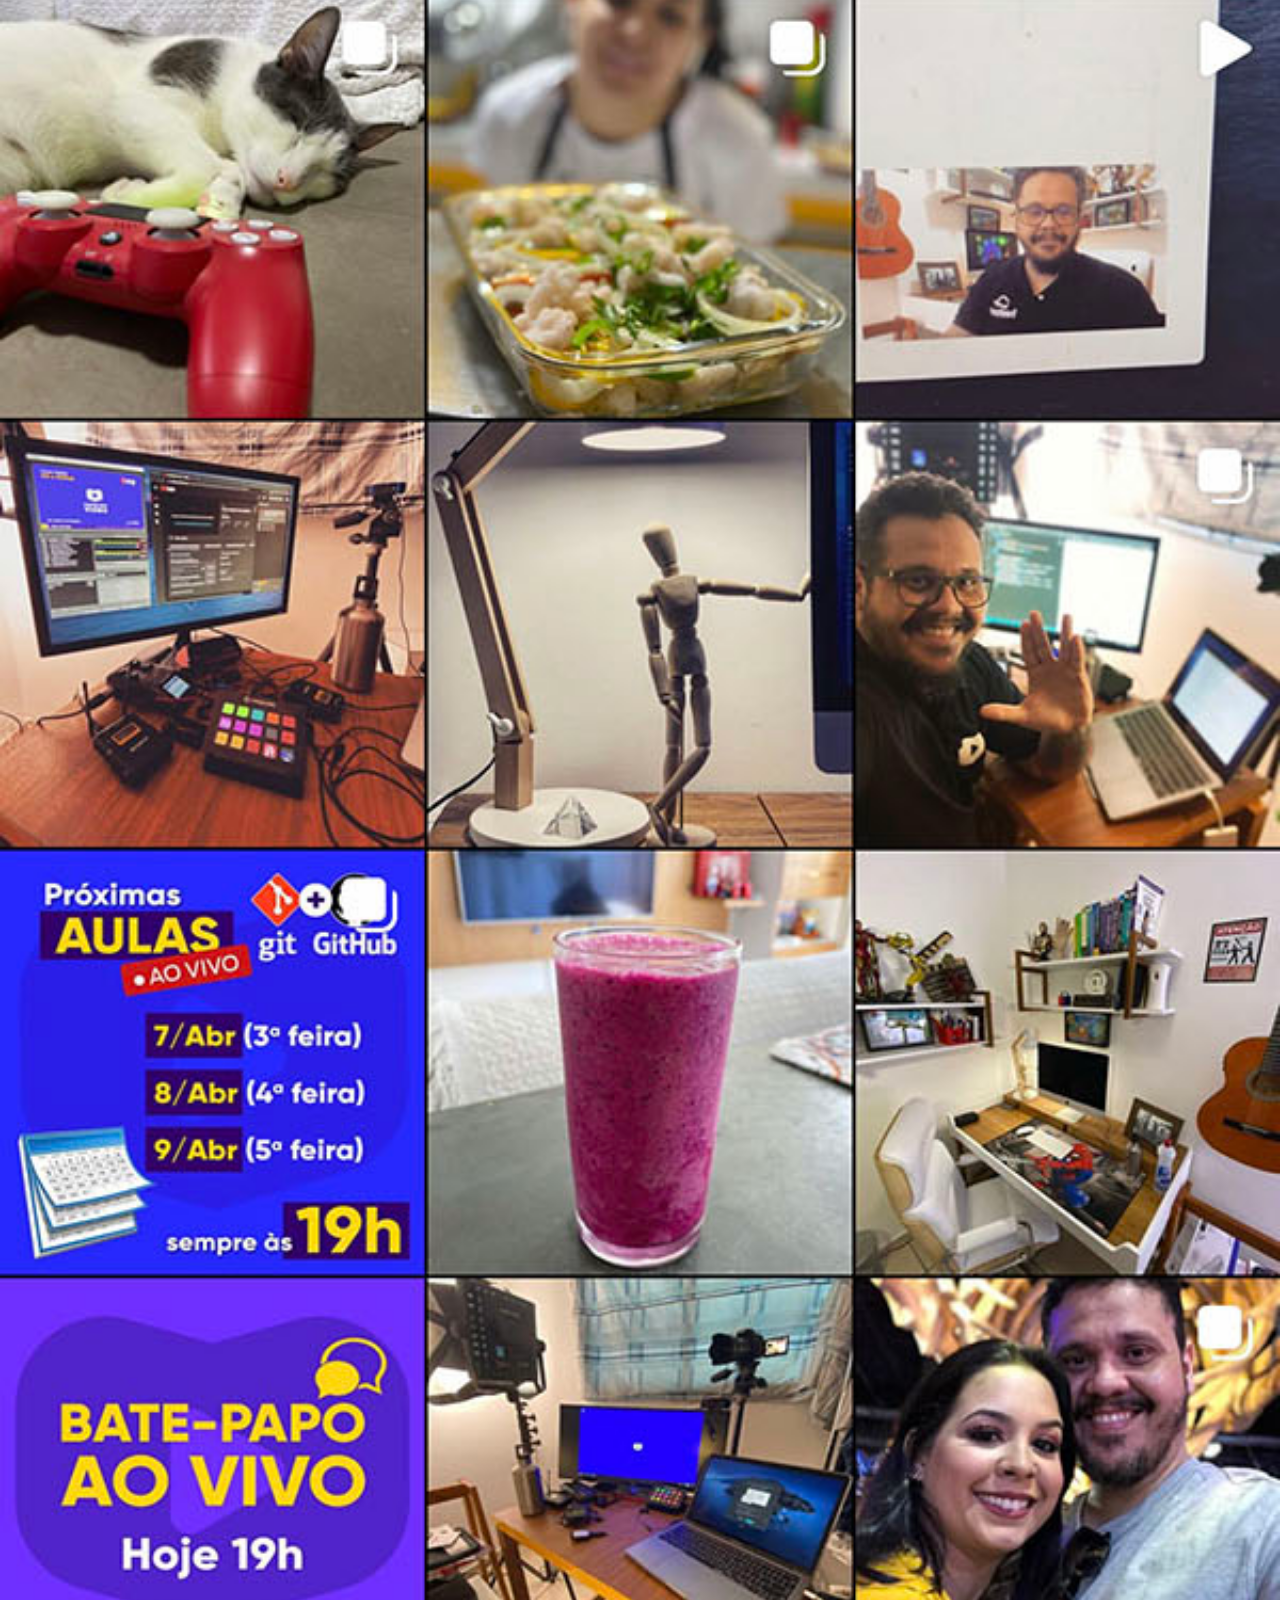
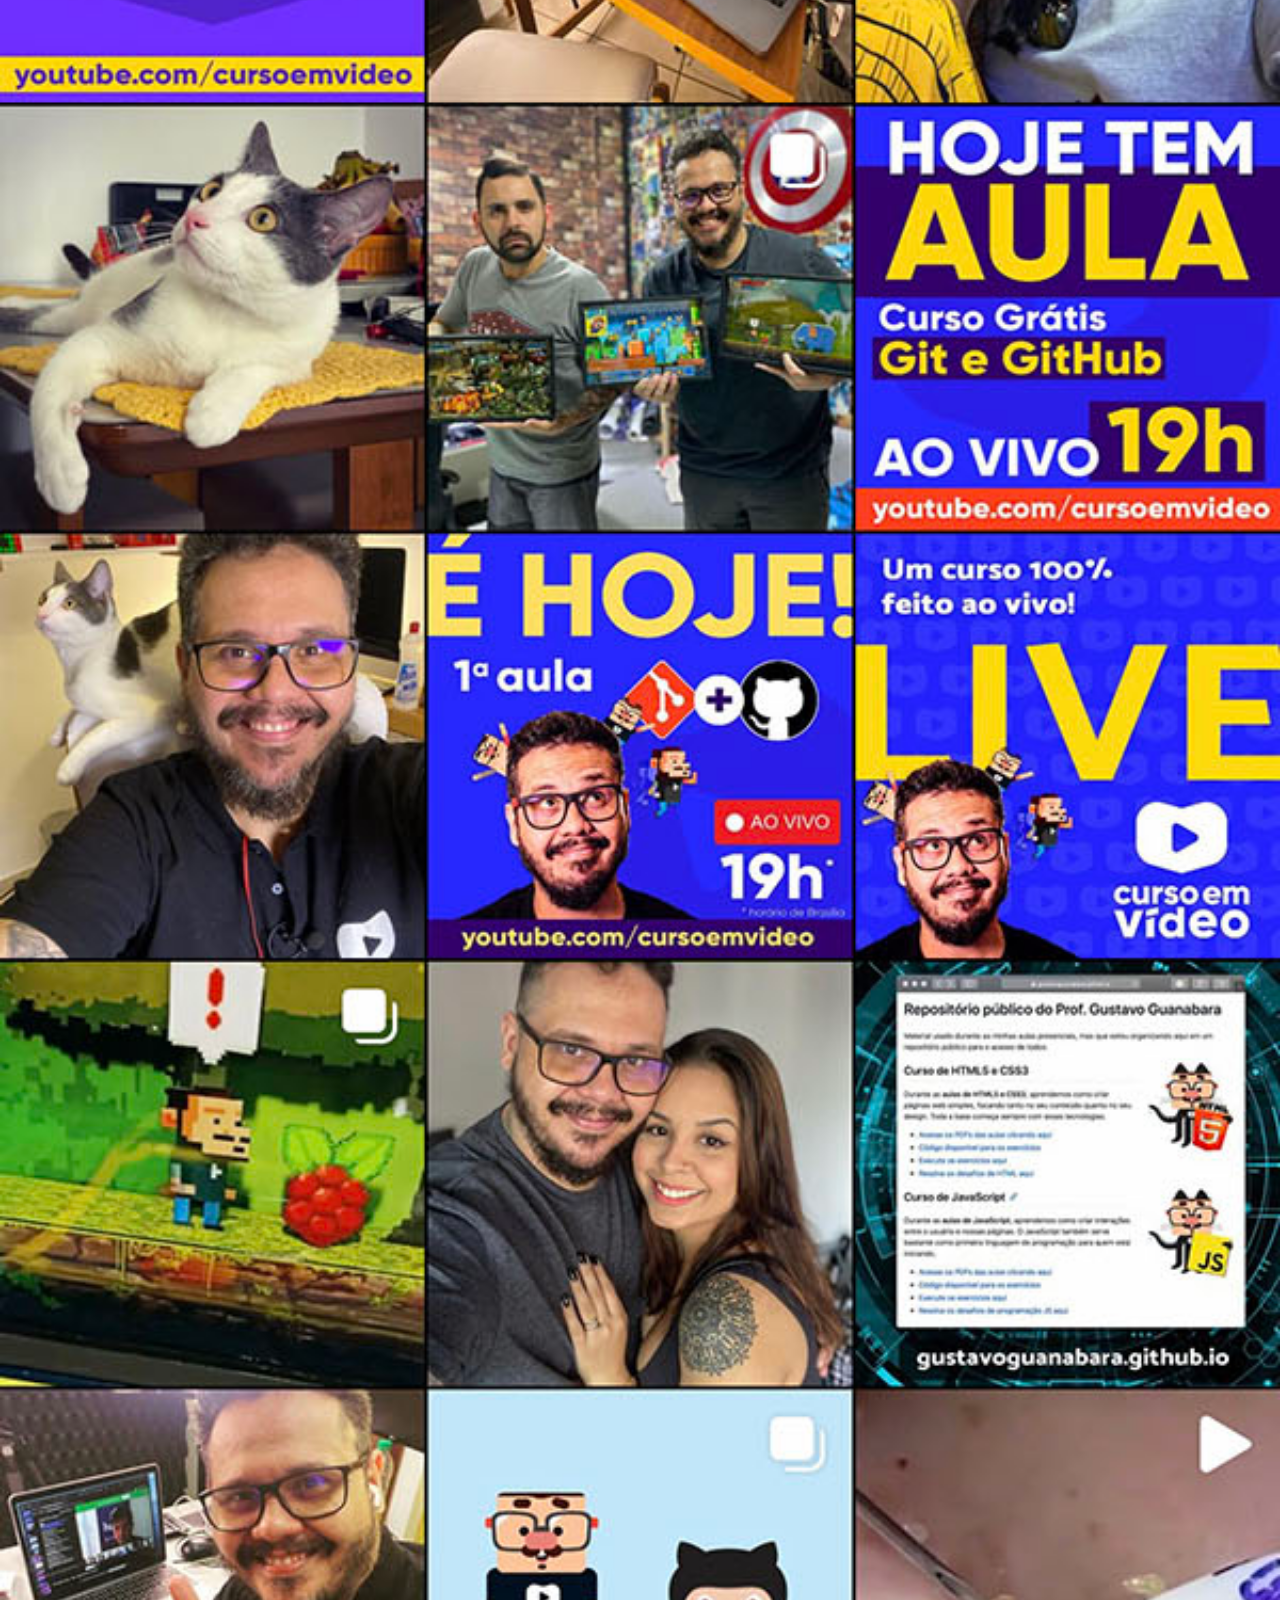
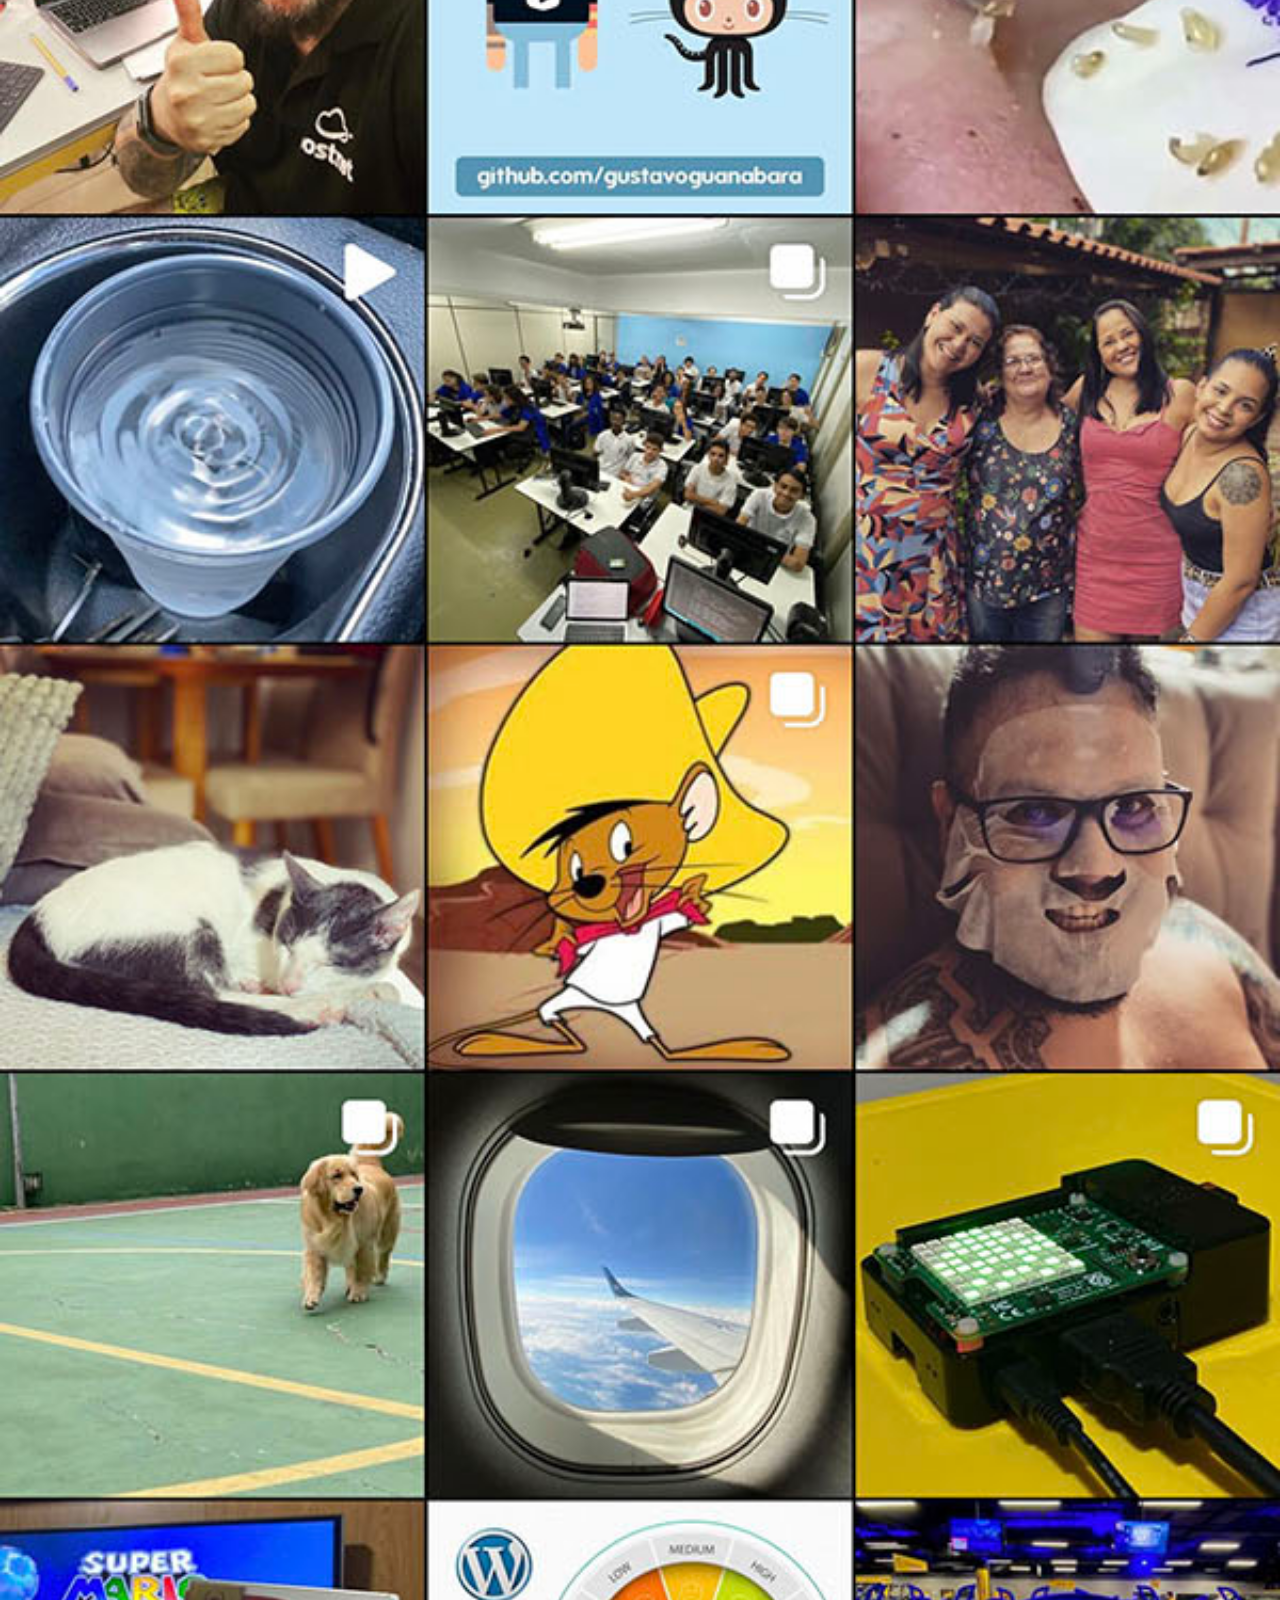
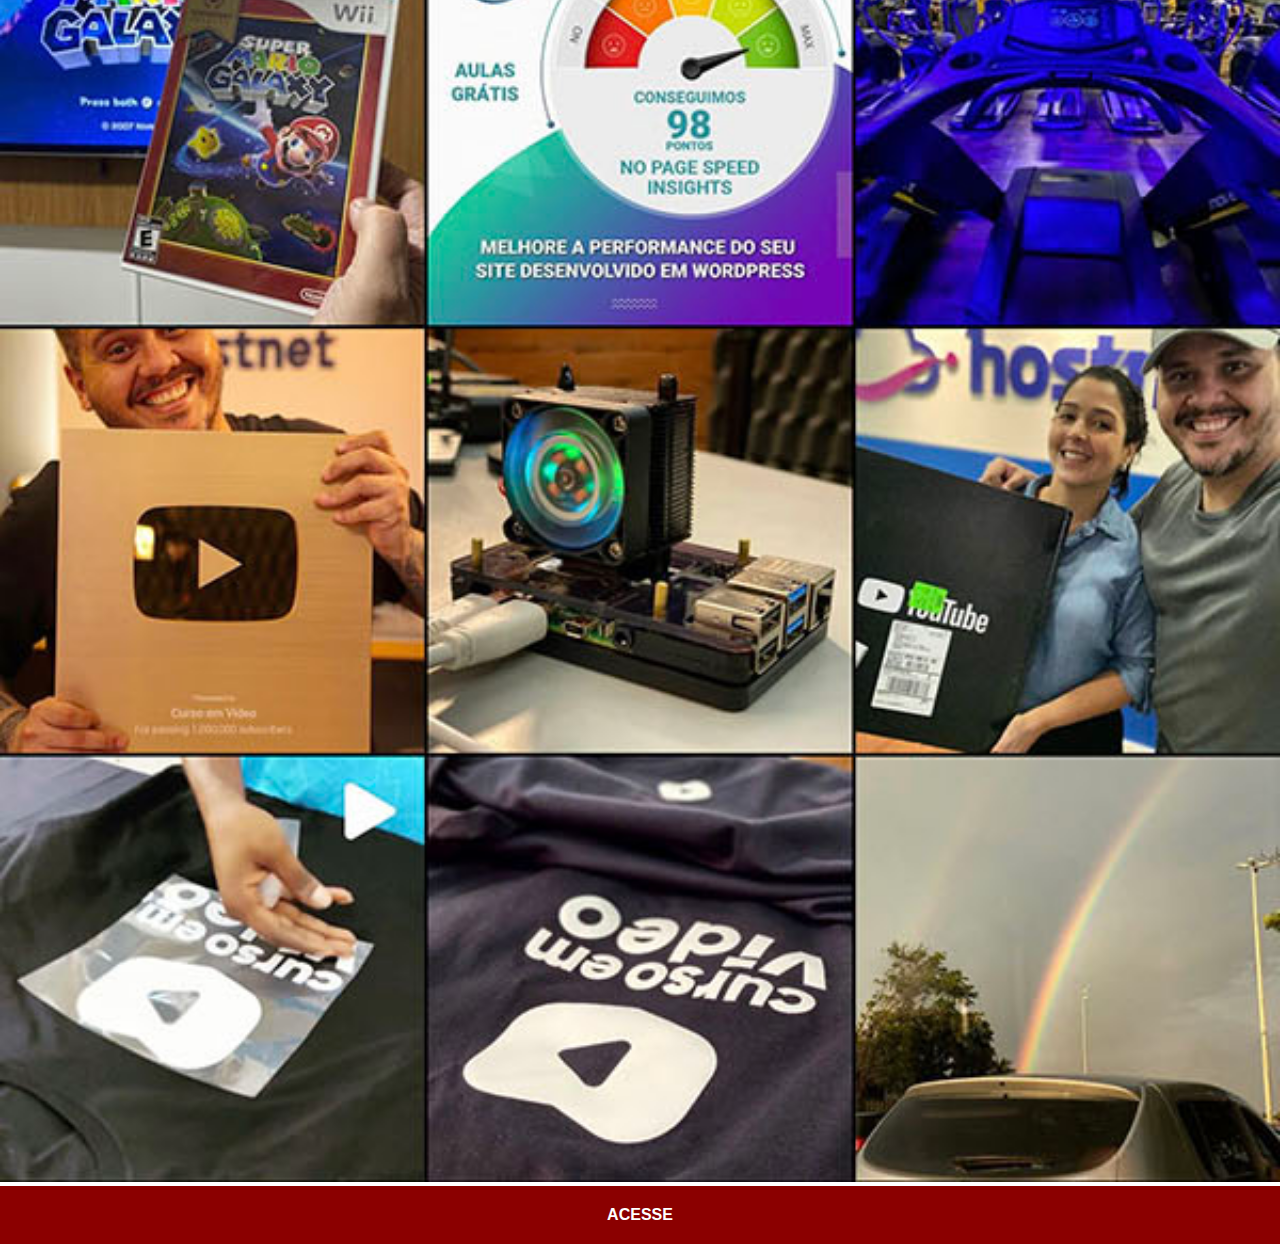
<file: instagram.html>
<!DOCTYPE html>
<html lang="pt-br">
<head>
    <meta charset="UTF-8">
    <meta name="viewport" content="width=device-width, initial-scale=1.0">
    <title>Instagram</title>
    <link rel="stylesheet" href="estilos/social.css">
</head>
<body>
    <img src="imagens/tela-instagram.jpg" alt="Instagram">
    <a href="https://www.instagram.com/cassiorap/" target="_blank">ACESSE</a>
</body>
</html>
</file>
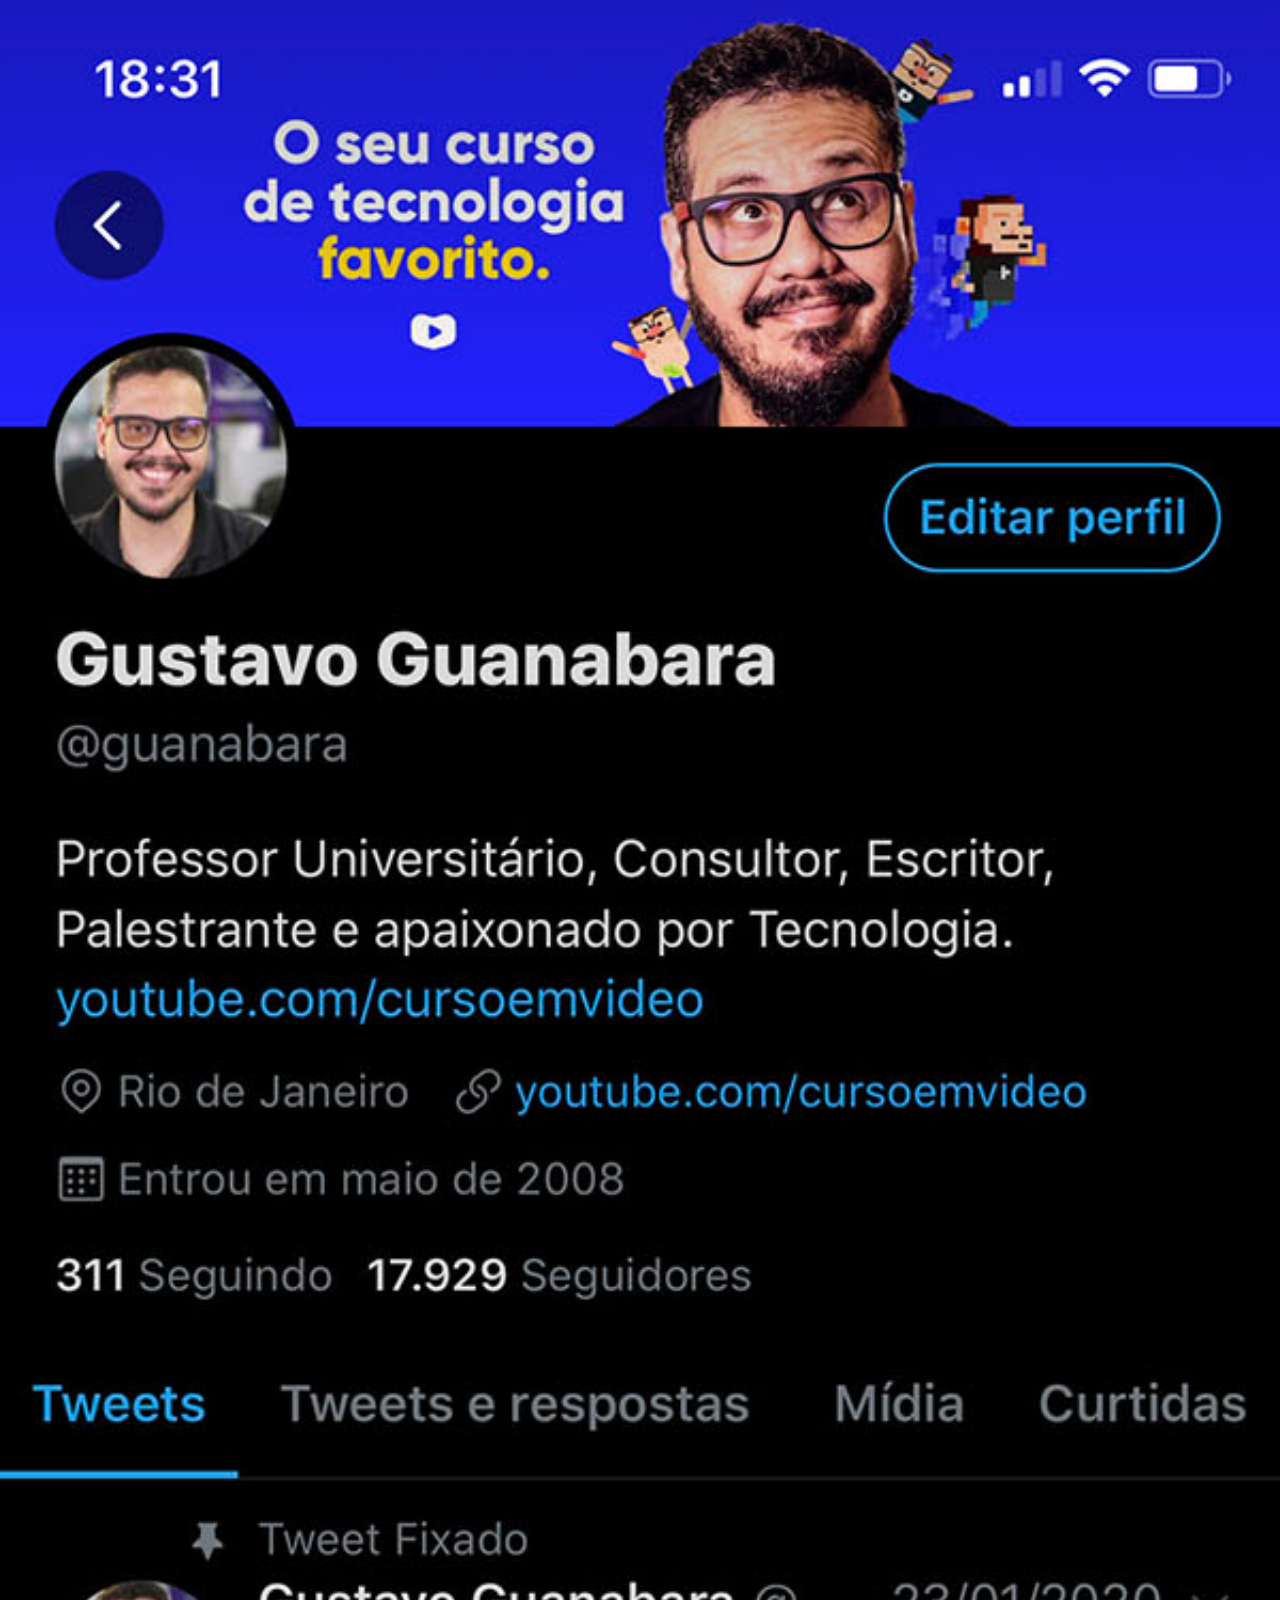
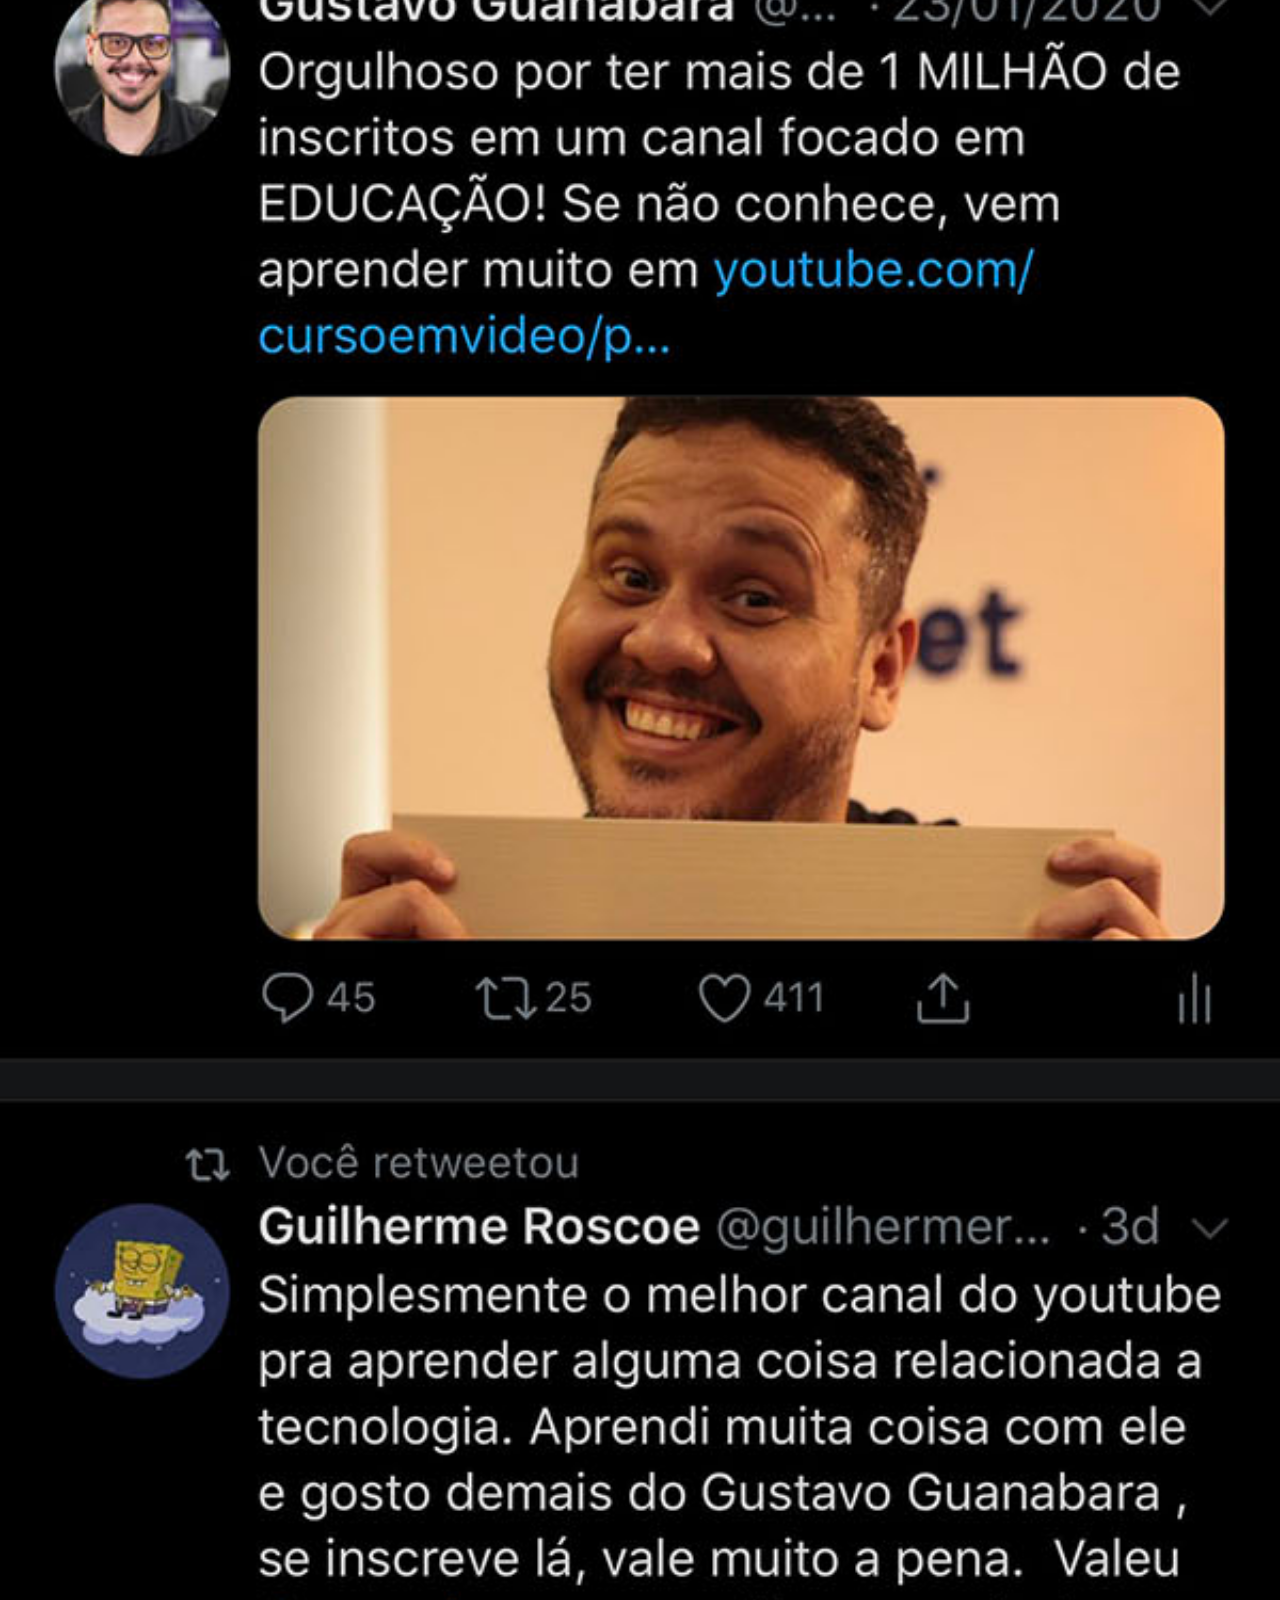
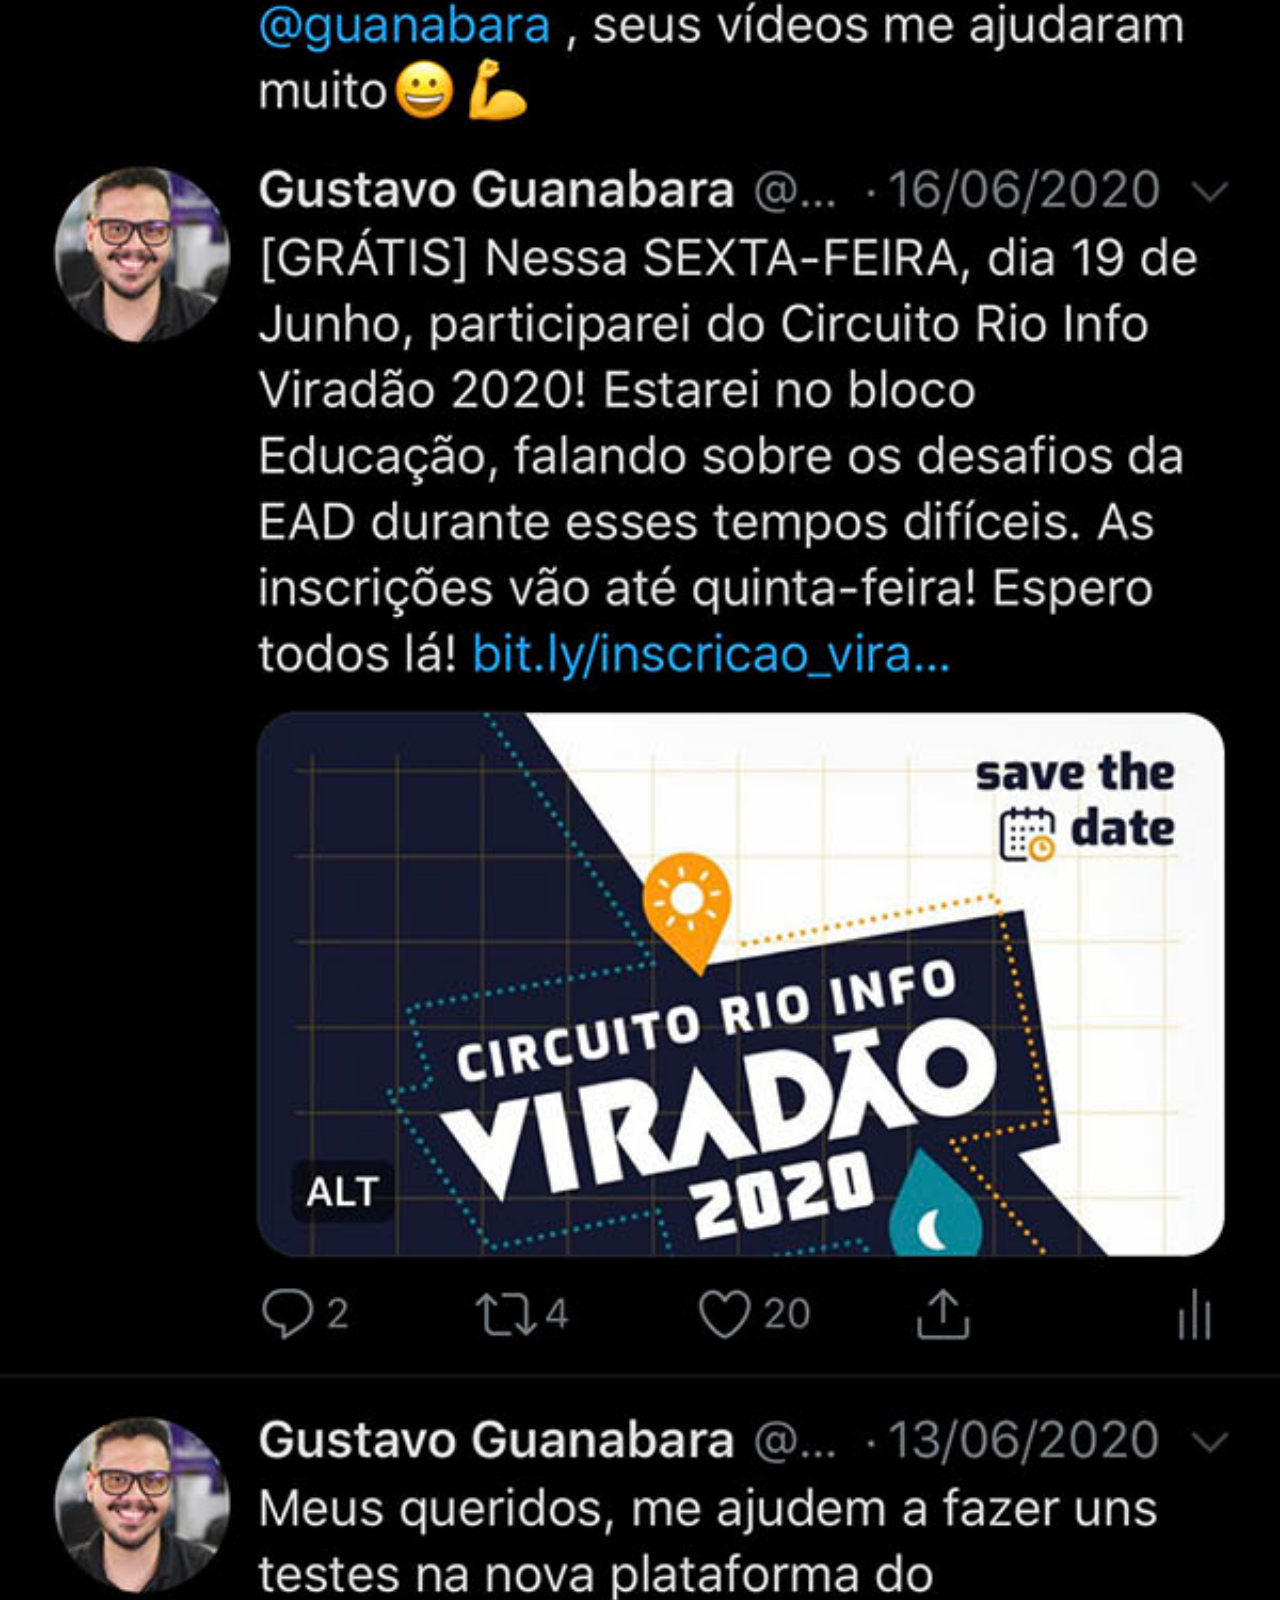
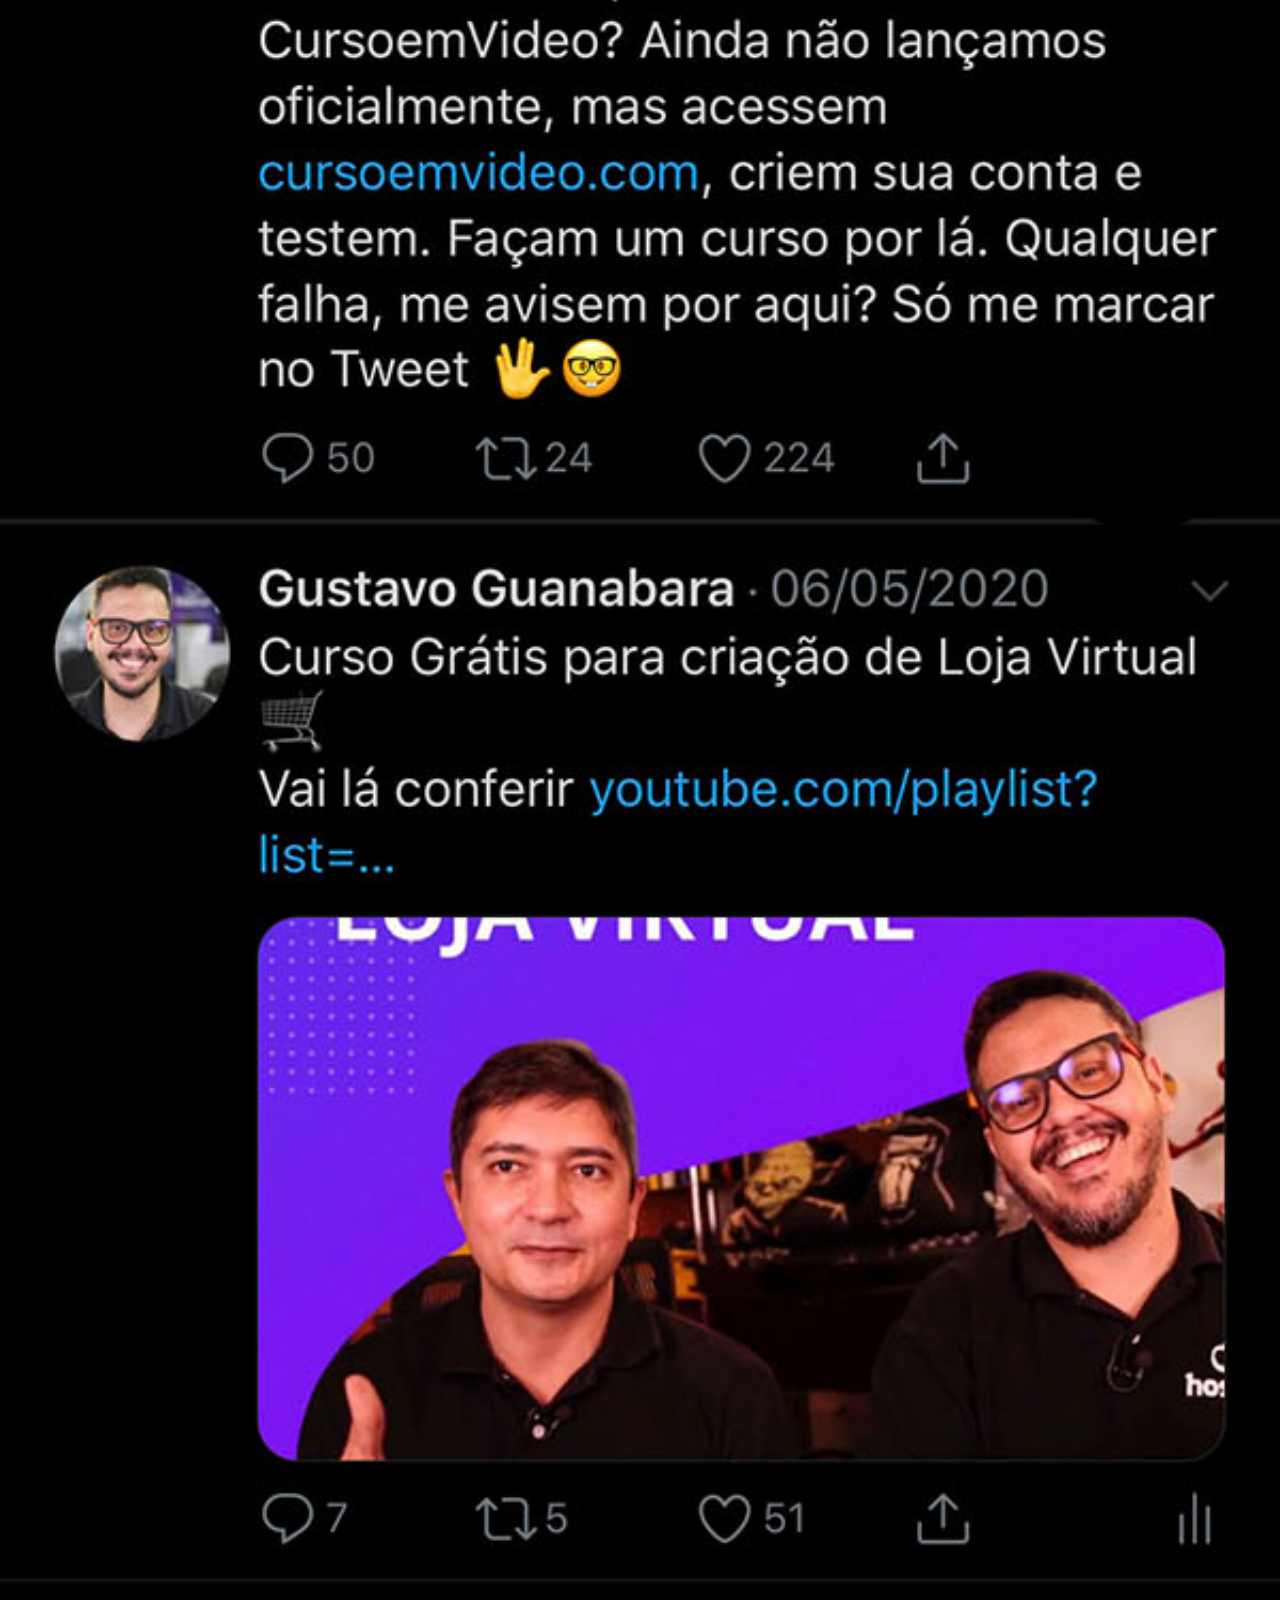
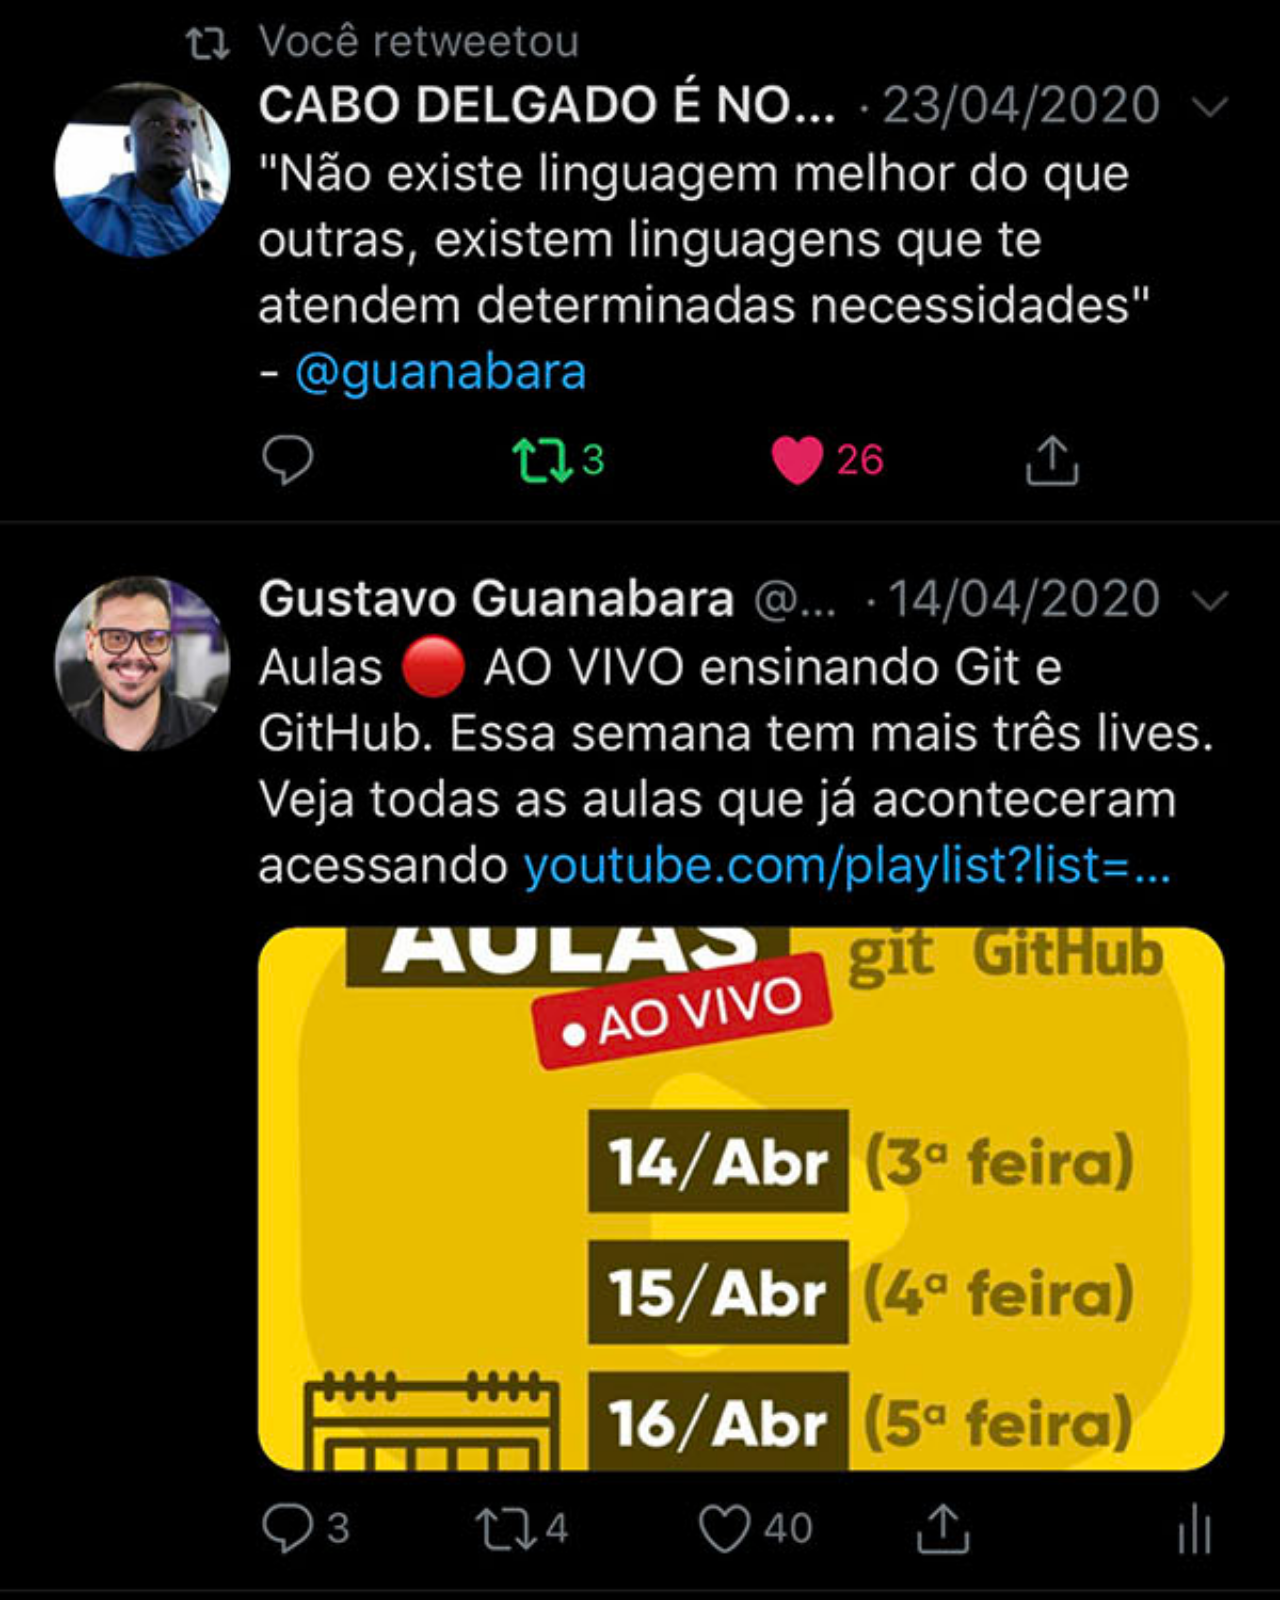
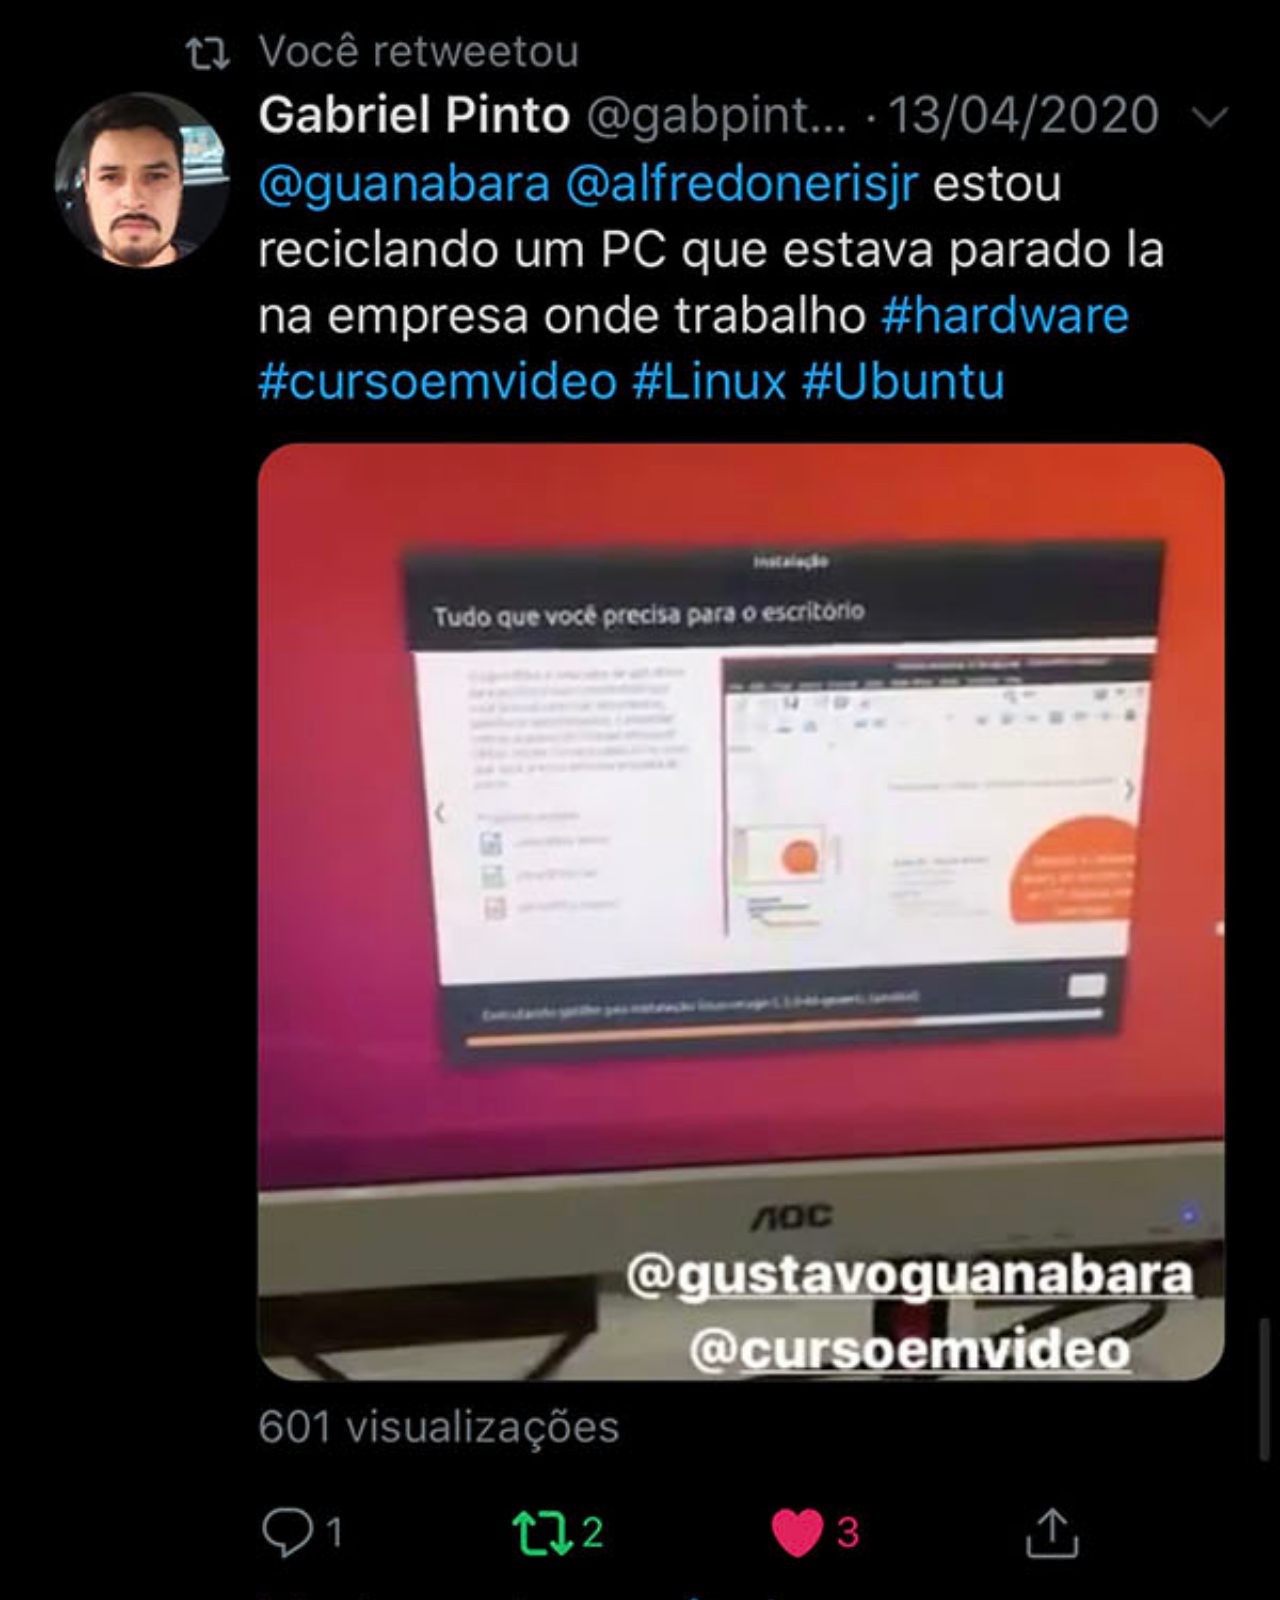
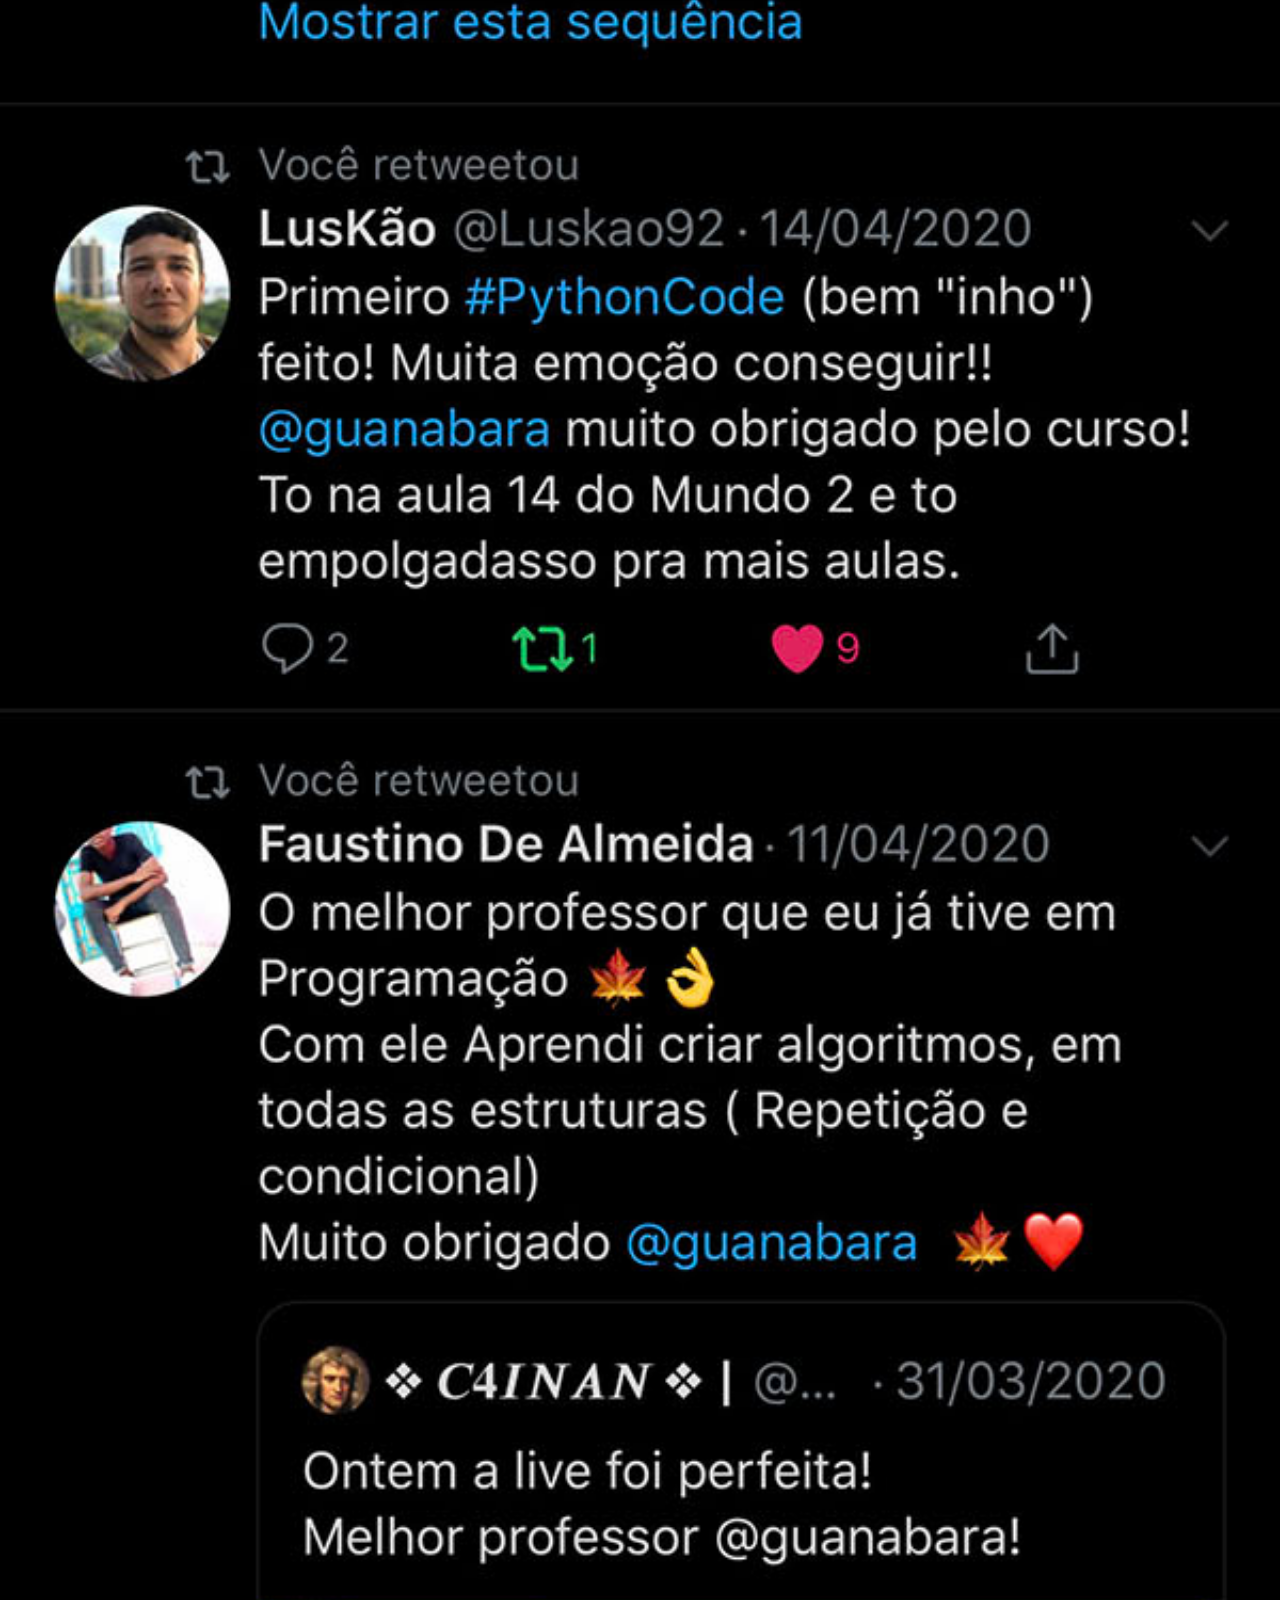
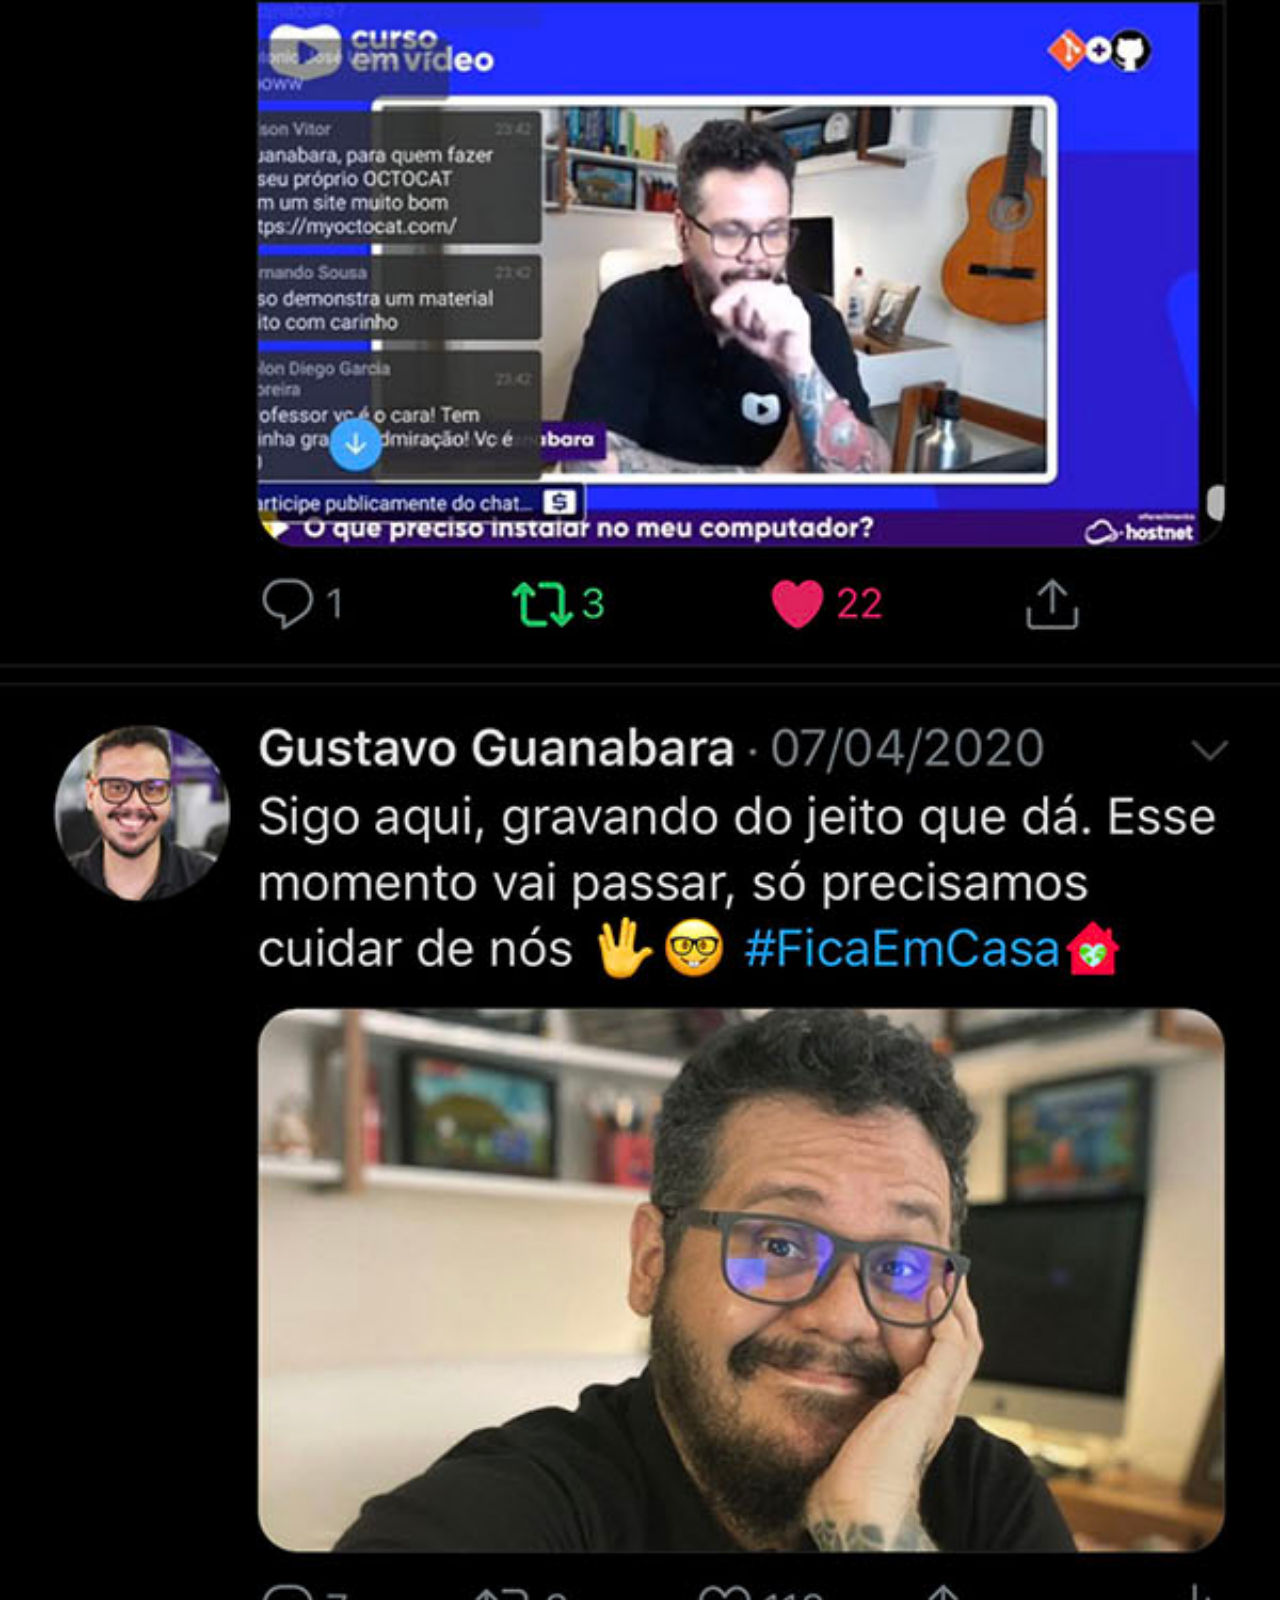
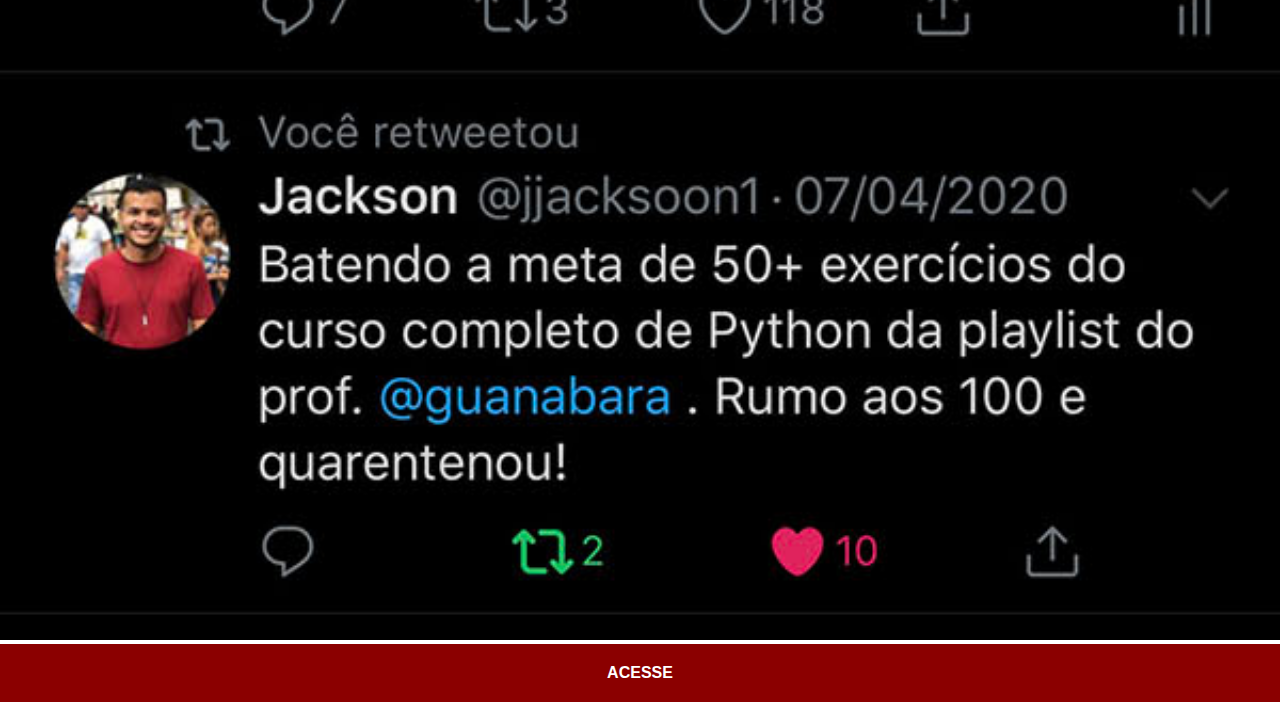
<file: twitter.html>
<!DOCTYPE html>
<html lang="pt-br">
<head>
    <meta charset="UTF-8">
    <meta name="viewport" content="width=device-width, initial-scale=1.0">
    <title>Twitter</title>
    <link rel="stylesheet" href="estilos/social.css">
</head>
<body>
    <img src="imagens/tela-twitter.jpg" alt="Twitter">
    <a href="https://twitter.com/cassioRAP" target="_blank">ACESSE</a>
</body>
</html>
</file>
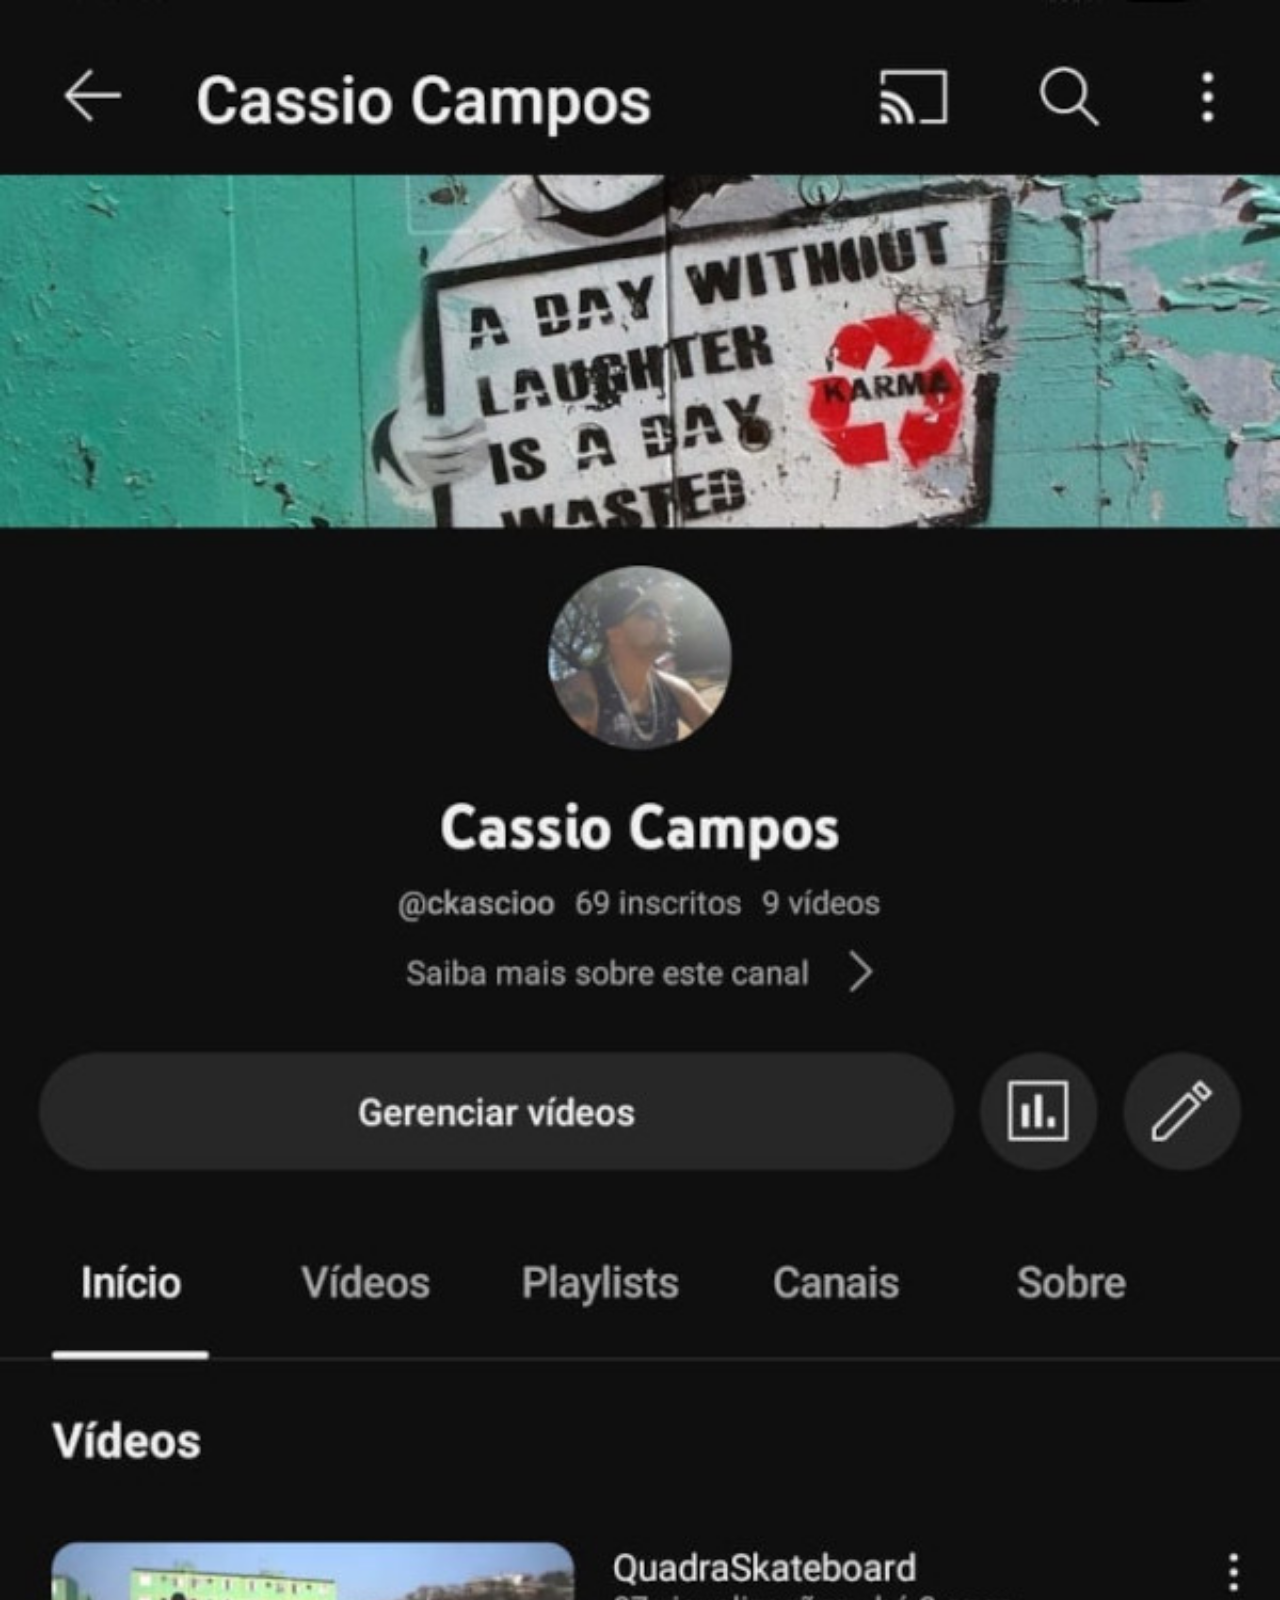
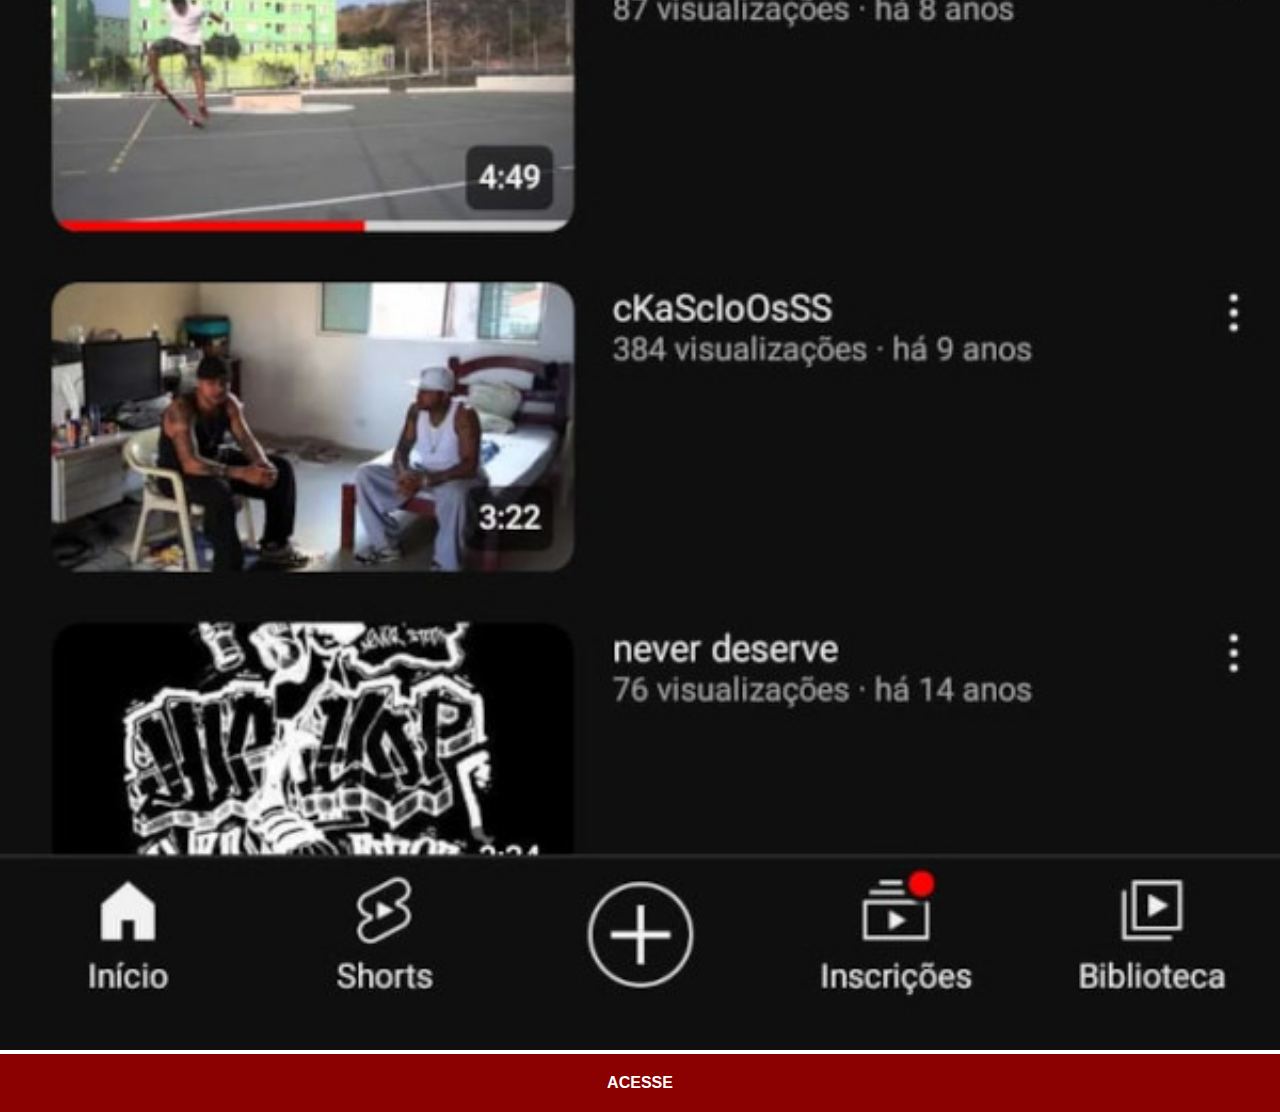
<file: youtube.html>
<!DOCTYPE html>
<html lang="pt-br">
<head>
    <meta charset="UTF-8">
    <meta name="viewport" content="width=device-width, initial-scale=1.0">
    <title>Youtube</title>
    <link rel="stylesheet" href="estilos/social.css">
</head>
<body>
    <img src="imagens/tela-youtube.jpg" alt="Youtube">
    <a href="https://www.youtube.com/" target="_blank">ACESSE</a>
</body>
</html>
</file>
<file: estilos/style.css>
@charset "UTF-8";

* {
    margin: 0px;
    padding: 0px;
    font-family: Arial, Helvetica, sans-serif;
}

html, body {
    height: 100vh;
    width: 100vw;
    background-color: black;
}

body {
    background: url(../imagens/fundo-madeira.jpg) no-repeat top center;
    background-size: cover;
    background-attachment: fixed;
}

main {
    height: 100vh;
    position: relative;
}

section#telefone {
    position: absolute;
    top: 50%;
    left: 50%;
    transform: translate(-50%, -50%);

    height: 627px;
    width: 311px;
    background: url(../imagens/frame-iphone.png) no-repeat;
}

iframe#tela {
    position: relative;
    top: 80px;
    left: 22px;
    width: 267px;
    height: 471px;
}

section#redes-sociais {
    text-align: right;
}

section#redes-sociais img {
    width: 50px;
    margin: 10px;
    border-radius: 50%;
    box-shadow: 2px 2px 5px rgba(0, 0, 0, 0.400);
    box-sizing: border-box;
}

section#redes-sociais img:hover {
    border: 2px solid rgba(255, 255, 255, 0.637);
    transform: translate(-3px, -3px);
    box-shadow: 5px 5px 10px rgba(0, 0, 0, 0.623);
    transition: transform .3s;
}
</file>
<file: estilos/social.css>
@charset "UFT-8";

* {
    margin: 0px;
    padding: 0px;
    font-family: Arial, "Helvetica Neue", Helvetica, sans-serif;
}

::-webkit-scrollbar { /*Esconder a barra de rolagem*/
    width: 0px;
    height: 0px;
}

img {
    width: 100vw;
}

a {
    display: block;
    background-color: darkred;
    color: white;
    padding: 20px;
    text-align: center;
    font-weight: bolder;
    text-decoration: none;
}

a:hover {
    background-color: red;
}
</file>
